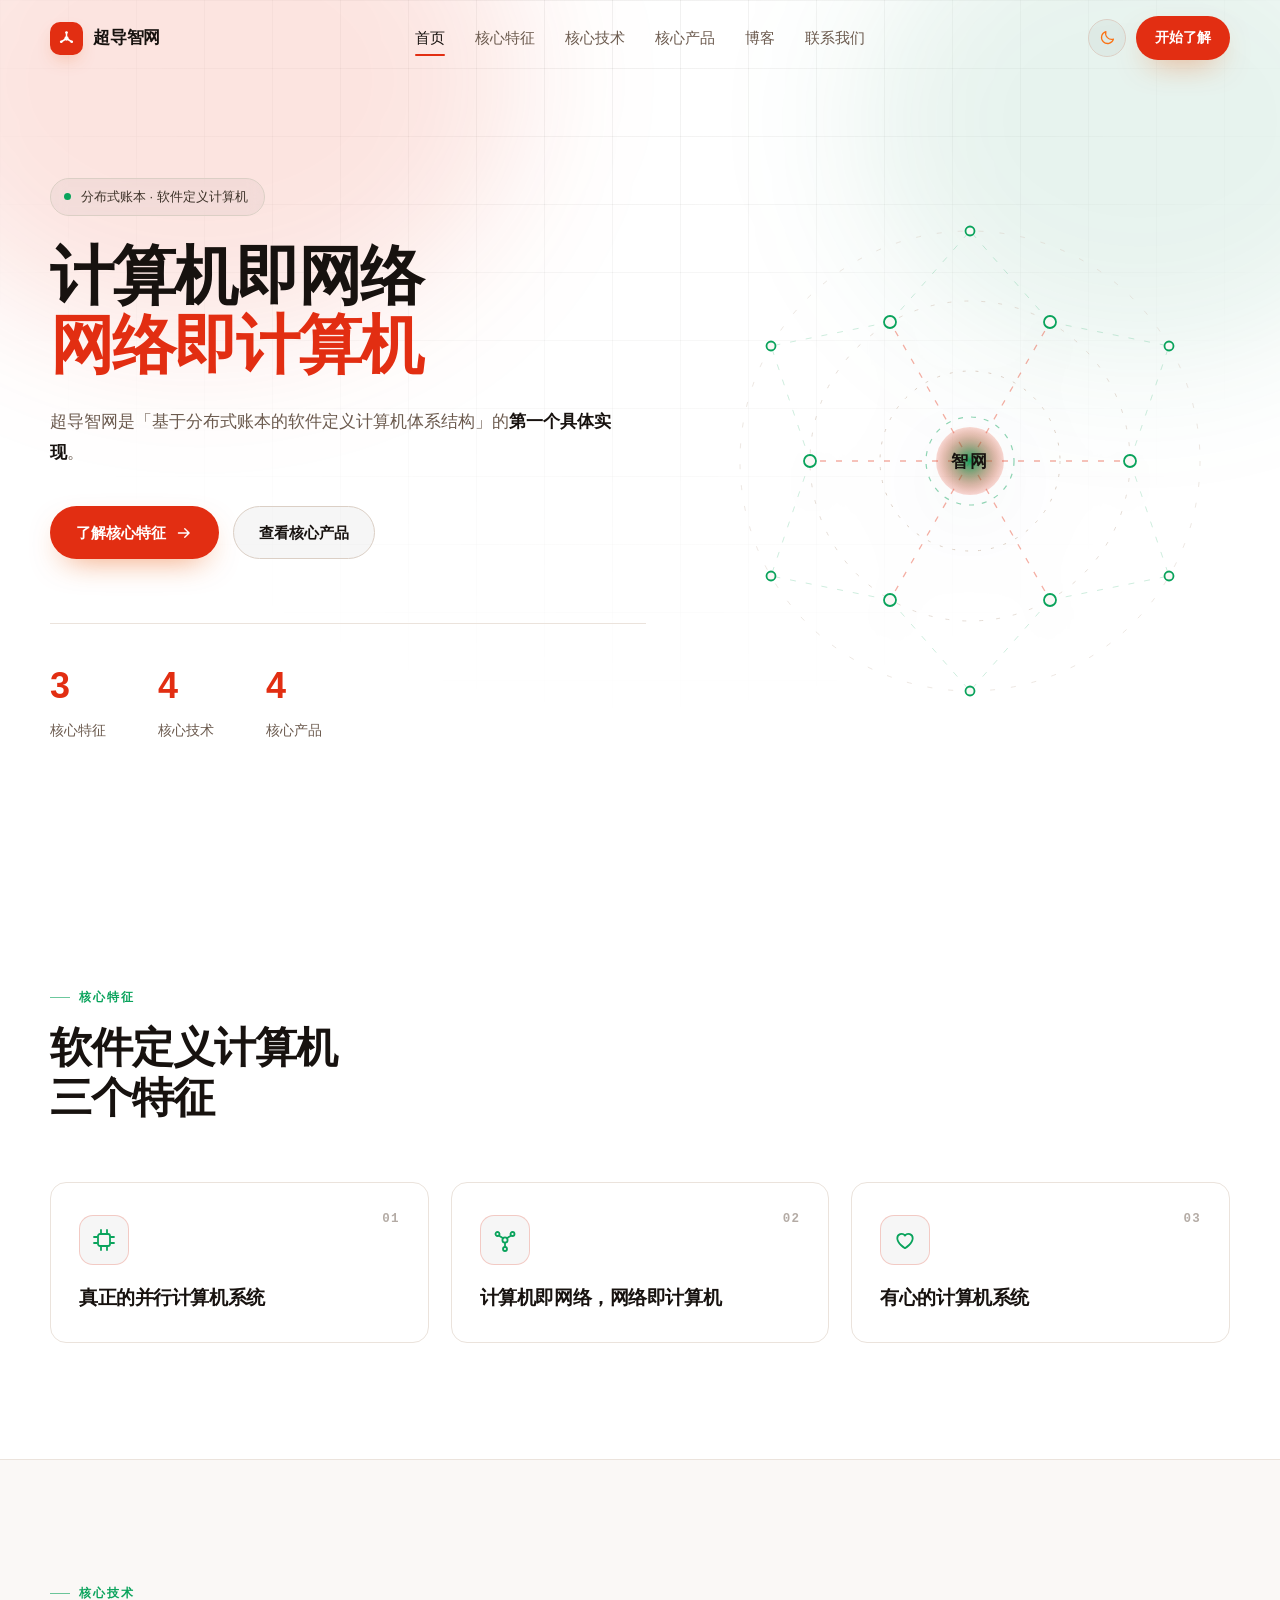
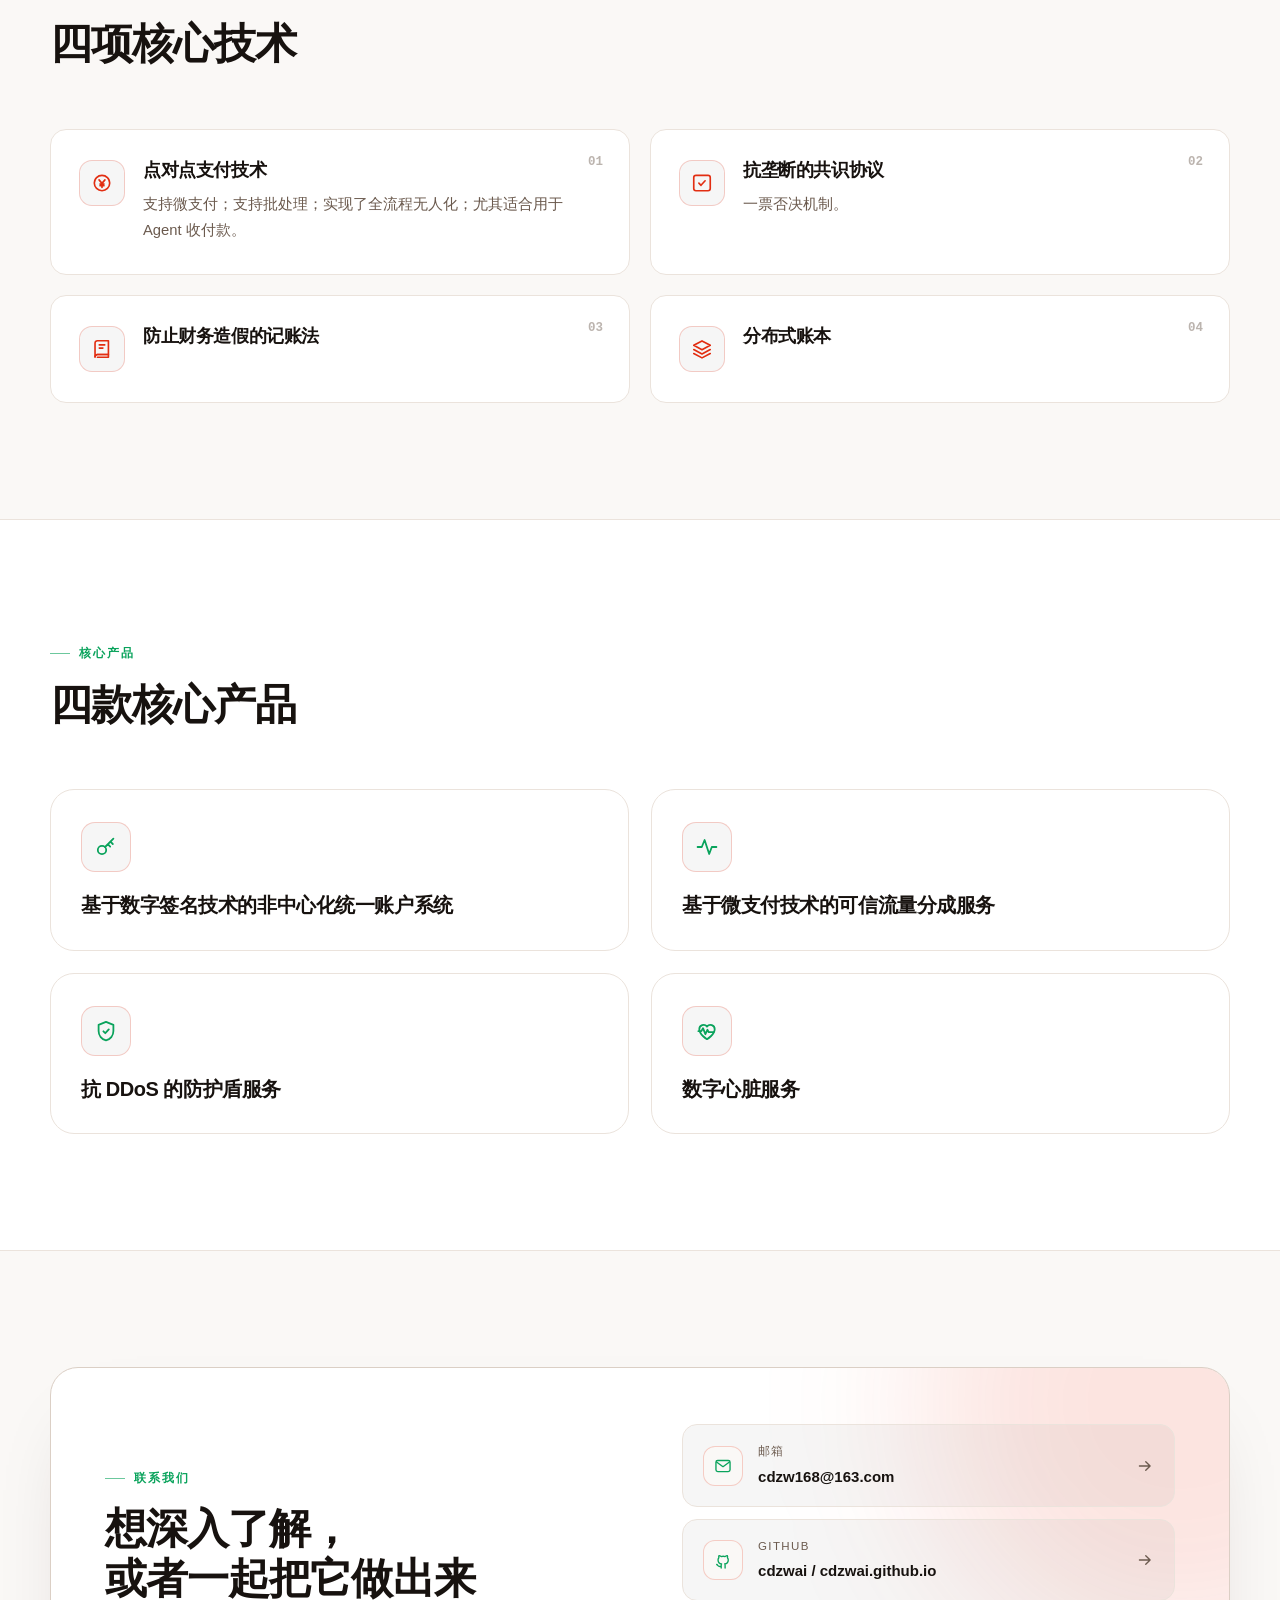
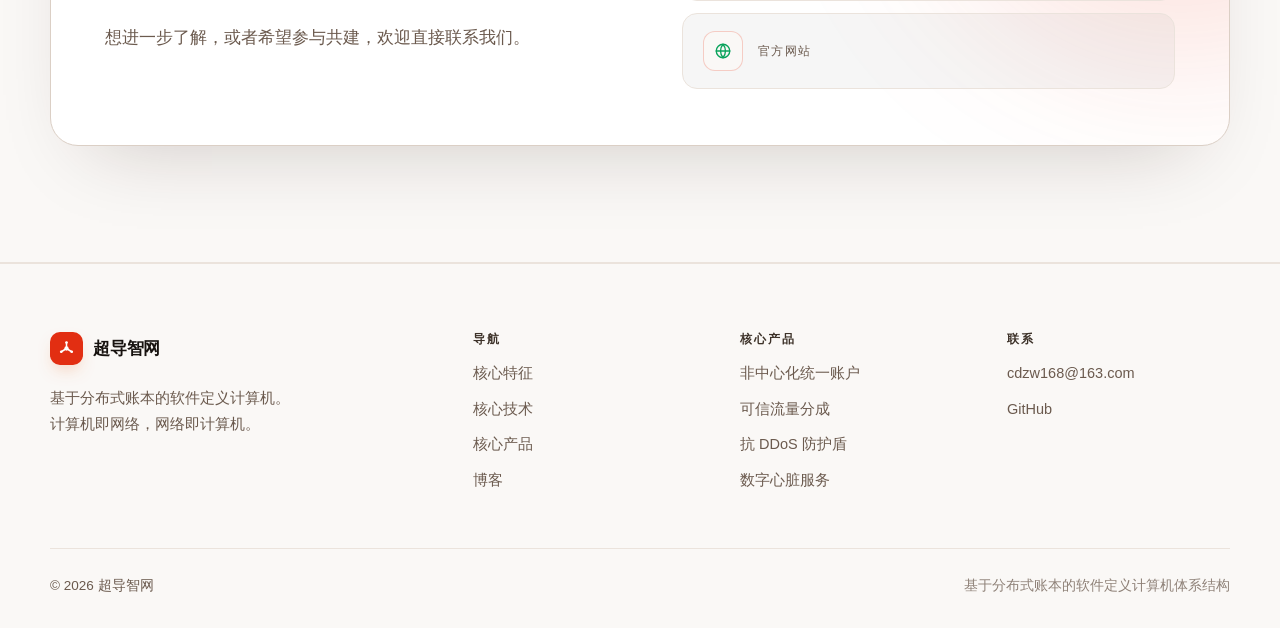
<file: index.html>
<!DOCTYPE html>
<html lang="zh-CN" data-theme="dark">
<head>
<meta charset="UTF-8">
<meta name="viewport" content="width=device-width, initial-scale=1">
<title>超导智网 — 基于分布式账本的软件定义计算机</title>
<meta name="description" content="超导智网是「基于分布式账本的软件定义计算机体系结构」的第一个具体实现。计算机即网络，网络即计算机。核心产品包括非中心化统一账户、可信流量分成、抗 DDoS 防护盾与数字心脏服务。">
<meta name="theme-color" content="#05080f" media="(prefers-color-scheme: dark)">
<meta name="theme-color" content="#ffffff" media="(prefers-color-scheme: light)">
<meta name="color-scheme" content="dark light">
<link rel="canonical" href="https://cdzwai.github.io/">

<!-- 社交分享 -->
<meta property="og:title" content="超导智网 — 基于分布式账本的软件定义计算机">
<meta property="og:description" content="基于分布式账本的软件定义计算机体系结构的第一个具体实现。计算机即网络，网络即计算机。">
<meta property="og:type" content="website">
<meta property="og:url" content="https://cdzwai.github.io/">
<meta name="twitter:card" content="summary">

<link rel="icon" href="data:image/svg+xml,<svg xmlns='http://www.w3.org/2000/svg' viewBox='0 0 32 32'><rect width='32' height='32' rx='8' fill='%2305080f'/><path d='M16 16V7M16 16l8 5M16 16l-8 5' stroke='%23ea580c' stroke-width='1.6'/><circle cx='16' cy='16' r='3.4' fill='%2300ff9d'/><circle cx='16' cy='7' r='2.1' fill='%23ea580c'/><circle cx='24' cy='21' r='2.1' fill='%23ea580c'/><circle cx='8' cy='21' r='2.1' fill='%23ea580c'/></svg>">

<!-- 主题引导：必须在样式表之前执行，避免首屏闪烁 -->
<script>
(function () {
  var d = document.documentElement;
  d.classList.add('js');
  var t = null;
  try { t = localStorage.getItem('cdzw-theme'); } catch (e) {}
  if (t !== 'light' && t !== 'dark') {
    var m = window.matchMedia && window.matchMedia('(prefers-color-scheme: light)');
    t = (m && m.matches) ? 'light' : 'dark';
  }
  d.setAttribute('data-theme', t);
})();
</script>

<link rel="stylesheet" href="style.css">
</head>
<body>

<a class="skip" href="#main">跳到主要内容</a>

<!-- ========== SVG 图标库 ========== -->
<svg xmlns="http://www.w3.org/2000/svg" class="sprite" aria-hidden="true" focusable="false">
  <symbol id="i-cpu" viewBox="0 0 24 24">
    <rect x="6" y="6" width="12" height="12" rx="2"/>
    <path d="M9 2v3M15 2v3M9 19v3M15 19v3M2 9h3M2 15h3M19 9h3M19 15h3"/>
  </symbol>
  <symbol id="i-network" viewBox="0 0 24 24">
    <circle cx="12" cy="12" r="2.6"/>
    <circle cx="4.5" cy="6" r="2"/>
    <circle cx="19.5" cy="6" r="2"/>
    <circle cx="12" cy="21" r="2"/>
    <path d="M10.2 10.3 6.1 7.7M13.8 10.3l4.1-2.6M12 14.6V19"/>
  </symbol>
  <symbol id="i-heart" viewBox="0 0 24 24">
    <path d="M12 20.2S4.3 15.6 4.3 10.3A4.3 4.3 0 0 1 12 7.6a4.3 4.3 0 0 1 7.7 2.7c0 5.3-7.7 9.9-7.7 9.9z"/>
  </symbol>
  <symbol id="i-coin" viewBox="0 0 24 24">
    <circle cx="12" cy="12" r="8.4"/>
    <path d="M8.8 8.6 12 12.4l3.2-3.8M12 12.4v4.4M9.8 13.2h4.4M9.8 15h4.4"/>
  </symbol>
  <symbol id="i-vote" viewBox="0 0 24 24">
    <rect x="3" y="3.6" width="18" height="16.8" rx="2.4"/>
    <path d="M8.6 12.2l2.3 2.3 4.5-4.9"/>
  </symbol>
  <symbol id="i-book" viewBox="0 0 24 24">
    <path d="M4.4 5.6A2.6 2.6 0 0 1 7 3h12v15H7a2.6 2.6 0 0 0-2.6 2.6z"/>
    <path d="M4.4 20.6A2.6 2.6 0 0 1 7 18h12v3H7"/>
    <path d="M9 7.5h6M9 11h4"/>
  </symbol>
  <symbol id="i-layers" viewBox="0 0 24 24">
    <path d="M12 3.2 21 8l-9 4.8L3 8z"/>
    <path d="M3 12.6 12 17.4l9-4.8"/>
    <path d="M3 16.9 12 21.7l9-4.8"/>
  </symbol>
  <symbol id="i-key" viewBox="0 0 24 24">
    <circle cx="8" cy="15" r="4.2"/>
    <path d="M11.1 12 19.4 3.6M16.4 6.6l2.4 2.4M13.8 9.2l2.4 2.4"/>
  </symbol>
  <symbol id="i-activity" viewBox="0 0 24 24">
    <path d="M2.6 12h4.2l2.8-7 4.6 14 2.6-7h4.6"/>
  </symbol>
  <symbol id="i-shield" viewBox="0 0 24 24">
    <path d="M12 2.8l7.4 3.1v6.2c0 4.6-3.1 8.2-7.4 9.3-4.3-1.1-7.4-4.7-7.4-9.3V5.9z"/>
    <path d="M9.4 12.3l1.9 1.9 3.5-3.8"/>
  </symbol>
  <symbol id="i-pulse" viewBox="0 0 24 24">
    <path d="M12 20.2S4.3 15.6 4.3 10.3A4.3 4.3 0 0 1 12 7.6a4.3 4.3 0 0 1 7.7 2.7c0 5.3-7.7 9.9-7.7 9.9z"/>
    <path d="M3.4 12.2h3l1.6-3 2.4 6 2-4.4 1.4 2.4h4.8"/>
  </symbol>
  <symbol id="i-arrow" viewBox="0 0 24 24">
    <path d="M4.6 12h14.2M13 6.2l5.8 5.8-5.8 5.8"/>
  </symbol>
  <symbol id="i-arrow-up" viewBox="0 0 24 24">
    <path d="M12 19V5.4M6.2 11.2 12 5.4l5.8 5.8"/>
  </symbol>
  <symbol id="i-sun" viewBox="0 0 24 24">
    <circle cx="12" cy="12" r="4.2"/>
    <path d="M12 2.4v2.4M12 19.2v2.4M4.2 4.2l1.7 1.7M18.1 18.1l1.7 1.7M2.4 12h2.4M19.2 12h2.4M4.2 19.8l1.7-1.7M18.1 5.9l1.7-1.7"/>
  </symbol>
  <symbol id="i-moon" viewBox="0 0 24 24">
    <path d="M20.4 14.3A8.6 8.6 0 0 1 9.7 3.6a8.6 8.6 0 1 0 10.7 10.7z"/>
  </symbol>
  <symbol id="i-mail" viewBox="0 0 24 24">
    <rect x="2.6" y="4.6" width="18.8" height="14.8" rx="2.4"/>
    <path d="M3.4 6.6 12 12.9l8.6-6.3"/>
  </symbol>
  <symbol id="i-github" viewBox="0 0 24 24">
    <path d="M9.2 20.4c-4 1.2-4-2-5.6-2.4m11.2 4.6v-3.5c0-1 .1-1.4-.5-2 2.3-.2 4.7-1.2 4.7-5.2a4 4 0 0 0-1.1-2.8 3.7 3.7 0 0 0-.1-2.8s-.9-.3-2.9 1.1a10.2 10.2 0 0 0-5.4 0C7.5 6 6.6 6.3 6.6 6.3a3.7 3.7 0 0 0-.1 2.8A4 4 0 0 0 5.4 12c0 3.9 2.4 5 4.7 5.2-.6.6-.6 1.2-.5 2v3.4"/>
  </symbol>
  <symbol id="i-globe" viewBox="0 0 24 24">
    <circle cx="12" cy="12" r="9"/>
    <path d="M3 12h18M12 3a14 14 0 0 1 0 18a14 14 0 0 1 0-18z"/>
  </symbol>
</svg>

<!-- ========== 导航 ========== -->
<header class="nav" id="nav">
  <div class="nav__progress" aria-hidden="true"><span id="navProgress"></span></div>

  <div class="container nav__inner">
    <a class="logo" href="#top" aria-label="超导智网首页">
      <span class="logo__mark">
        <svg viewBox="0 0 24 24" fill="none" stroke="currentColor" stroke-width="1.9" stroke-linecap="round" stroke-linejoin="round" aria-hidden="true">
          <path d="M12 12V4.4M12 12l6.6 4.1M12 12l-6.6 4.1"/>
          <circle cx="12" cy="12" r="2.7" fill="currentColor" stroke="none"/>
          <circle cx="12" cy="4.4" r="1.7" fill="currentColor" stroke="none"/>
          <circle cx="18.6" cy="16.1" r="1.7" fill="currentColor" stroke="none"/>
          <circle cx="5.4" cy="16.1" r="1.7" fill="currentColor" stroke="none"/>
        </svg>
      </span>
      超导智网
    </a>

    <nav class="nav__links" id="navLinks" aria-label="主导航">
      <a href="#top">首页</a>
      <a href="#features">核心特征</a>
      <a href="#tech">核心技术</a>
      <a href="#products">核心产品</a>
      <a href="blog.html">博客</a>
      <a href="#contact">联系我们</a>
    </nav>

    <div class="nav__actions">
      <button class="theme-toggle" id="themeToggle" type="button" aria-label="切换深色 / 浅色主题">
        <svg class="ico theme-toggle__sun" aria-hidden="true"><use href="#i-sun"/></svg>
        <svg class="ico theme-toggle__moon" aria-hidden="true"><use href="#i-moon"/></svg>
      </button>

      <a class="btn btn--primary btn--sm nav__cta" href="#contact">开始了解</a>

      <button class="nav__toggle" id="navToggle" type="button" aria-label="打开菜单" aria-expanded="false" aria-controls="navLinks">
        <span></span><span></span><span></span>
      </button>
    </div>
  </div>
</header>

<main id="main">
  <span id="top"></span>

  <!-- ========== Hero ========== -->
  <section class="hero">
    <div class="hero__bg" aria-hidden="true">
      <span class="hero__grid"></span>
      <span class="hero__glow hero__glow--a"></span>
      <span class="hero__glow hero__glow--b"></span>
    </div>

    <div class="container hero__inner">
      <div class="hero__copy">
        <span class="badge reveal">
          <span class="badge__dot"></span>
          分布式账本 · 软件定义计算机
        </span>

        <h1 class="reveal" style="--delay:.08s">
          计算机即网络<br>
          <span class="grad">网络即计算机</span>
        </h1>

        <p class="hero__sub reveal" style="--delay:.16s">
          超导智网是「基于分布式账本的软件定义计算机体系结构」的<strong>第一个具体实现</strong>。
        </p>

        <div class="hero__actions reveal" style="--delay:.24s">
          <a class="btn btn--primary" href="#features">
            了解核心特征
            <svg class="ico" aria-hidden="true"><use href="#i-arrow"/></svg>
          </a>
          <a class="btn btn--ghost" href="#products">查看核心产品</a>
        </div>

        <div class="hero__stats reveal" style="--delay:.32s">
          <div class="stat">
            <strong data-count="3">3</strong>
            <span>核心特征</span>
          </div>
          <div class="stat">
            <strong data-count="4">4</strong>
            <span>核心技术</span>
          </div>
          <div class="stat">
            <strong data-count="4">4</strong>
            <span>核心产品</span>
          </div>
        </div>
      </div>

      <div class="hero__visual reveal" style="--delay:.2s" aria-hidden="true">
        <svg class="graph" viewBox="0 0 520 520">
          <defs>
            <radialGradient id="coreFill" cx="50%" cy="50%" r="50%">
              <stop class="stop-core-a" offset="0%"/>
              <stop class="stop-core-b" offset="100%"/>
            </radialGradient>
          </defs>

          <g class="graph__rings">
            <circle cx="260" cy="260" r="90"/>
            <circle cx="260" cy="260" r="160"/>
            <circle cx="260" cy="260" r="230"/>
          </g>

          <g class="graph__edges">
            <line x1="260" y1="260" x2="420" y2="260"/>
            <line x1="260" y1="260" x2="340" y2="399"/>
            <line x1="260" y1="260" x2="180" y2="399"/>
            <line x1="260" y1="260" x2="100" y2="260"/>
            <line x1="260" y1="260" x2="180" y2="121"/>
            <line x1="260" y1="260" x2="340" y2="121"/>
            <line x1="420" y1="260" x2="459" y2="145" class="is-faint"/>
            <line x1="420" y1="260" x2="459" y2="375" class="is-faint"/>
            <line x1="340" y1="399" x2="459" y2="375" class="is-faint"/>
            <line x1="340" y1="399" x2="260" y2="490" class="is-faint"/>
            <line x1="180" y1="399" x2="260" y2="490" class="is-faint"/>
            <line x1="180" y1="399" x2="61"  y2="375" class="is-faint"/>
            <line x1="100" y1="260" x2="61"  y2="375" class="is-faint"/>
            <line x1="100" y1="260" x2="61"  y2="145" class="is-faint"/>
            <line x1="180" y1="121" x2="61"  y2="145" class="is-faint"/>
            <line x1="180" y1="121" x2="260" y2="30"  class="is-faint"/>
            <line x1="340" y1="121" x2="260" y2="30"  class="is-faint"/>
            <line x1="340" y1="121" x2="459" y2="145" class="is-faint"/>
          </g>

          <g class="graph__nodes">
            <circle cx="420" cy="260" r="6"/>
            <circle cx="340" cy="399" r="6" style="--i:1"/>
            <circle cx="180" cy="399" r="6" style="--i:2"/>
            <circle cx="100" cy="260" r="6" style="--i:3"/>
            <circle cx="180" cy="121" r="6" style="--i:4"/>
            <circle cx="340" cy="121" r="6" style="--i:5"/>
            <circle cx="459" cy="375" r="4.5" style="--i:2"/>
            <circle cx="260" cy="490" r="4.5" style="--i:3"/>
            <circle cx="61"  cy="375" r="4.5" style="--i:4"/>
            <circle cx="61"  cy="145" r="4.5" style="--i:5"/>
            <circle cx="260" cy="30"  r="4.5" style="--i:0"/>
            <circle cx="459" cy="145" r="4.5" style="--i:1"/>
          </g>

          <circle class="graph__core" cx="260" cy="260" r="34" fill="url(#coreFill)"/>
          <circle class="graph__core-ring" cx="260" cy="260" r="44"/>
          <text class="graph__label" x="260" y="266">智网</text>
        </svg>
      </div>
    </div>
  </section>

  <!-- ========== 核心特征 ========== -->
  <section class="section" id="features">
    <div class="container">
      <div class="section-head reveal">
        <span class="eyebrow">核心特征</span>
        <h2>软件定义计算机<br>三个特征</h2>
      </div>

      <div class="grid grid--3">
        <article class="card reveal" data-spotlight>
          <div class="card__icon"><svg class="ico" aria-hidden="true"><use href="#i-cpu"/></svg></div>
          <span class="card__index">01</span>
          <h3>真正的并行计算机系统</h3>
        </article>

        <article class="card reveal" style="--delay:.08s" data-spotlight>
          <div class="card__icon"><svg class="ico" aria-hidden="true"><use href="#i-network"/></svg></div>
          <span class="card__index">02</span>
          <h3>计算机即网络，网络即计算机</h3>
        </article>

        <article class="card reveal" style="--delay:.16s" data-spotlight>
          <div class="card__icon"><svg class="ico" aria-hidden="true"><use href="#i-heart"/></svg></div>
          <span class="card__index">03</span>
          <h3>有心的计算机系统</h3>
        </article>
      </div>
    </div>
  </section>

  <!-- ========== 核心技术 ========== -->
  <section class="section section--soft" id="tech">
    <div class="container">
      <div class="section-head reveal">
        <span class="eyebrow">核心技术</span>
        <h2>四项核心技术</h2>
      </div>

      <div class="tech-list">
        <article class="tech reveal" data-spotlight>
          <span class="tech__num">01</span>
          <div class="tech__icon"><svg class="ico" aria-hidden="true"><use href="#i-coin"/></svg></div>
          <div class="tech__body">
            <h3>点对点支付技术</h3>
            <p>支持微支付；支持批处理；实现了全流程无人化；尤其适合用于 Agent 收付款。</p>
          </div>
        </article>

        <article class="tech reveal" style="--delay:.08s" data-spotlight>
          <span class="tech__num">02</span>
          <div class="tech__icon"><svg class="ico" aria-hidden="true"><use href="#i-vote"/></svg></div>
          <div class="tech__body">
            <h3>抗垄断的共识协议</h3>
            <p>一票否决机制。</p>
          </div>
        </article>

        <article class="tech reveal" style="--delay:.16s" data-spotlight>
          <span class="tech__num">03</span>
          <div class="tech__icon"><svg class="ico" aria-hidden="true"><use href="#i-book"/></svg></div>
          <div class="tech__body">
            <h3>防止财务造假的记账法</h3>
          </div>
        </article>

        <article class="tech reveal" style="--delay:.24s" data-spotlight>
          <span class="tech__num">04</span>
          <div class="tech__icon"><svg class="ico" aria-hidden="true"><use href="#i-layers"/></svg></div>
          <div class="tech__body">
            <h3>分布式账本</h3>
          </div>
        </article>
      </div>
    </div>
  </section>

  <!-- ========== 核心产品 ========== -->
  <section class="section" id="products">
    <div class="container">
      <div class="section-head reveal">
        <span class="eyebrow">核心产品</span>
        <h2>四款核心产品</h2>
      </div>

      <div class="grid grid--2">
        <article class="product reveal" data-spotlight>
          <div class="product__head">
            <div class="card__icon"><svg class="ico" aria-hidden="true"><use href="#i-key"/></svg></div>
          </div>
          <h3>基于数字签名技术的非中心化统一账户系统</h3>
        </article>

        <article class="product reveal" style="--delay:.08s" data-spotlight>
          <div class="product__head">
            <div class="card__icon"><svg class="ico" aria-hidden="true"><use href="#i-activity"/></svg></div>
          </div>
          <h3>基于微支付技术的可信流量分成服务</h3>
        </article>

        <article class="product reveal" style="--delay:.16s" data-spotlight>
          <div class="product__head">
            <div class="card__icon"><svg class="ico" aria-hidden="true"><use href="#i-shield"/></svg></div>
          </div>
          <h3>抗 DDoS 的防护盾服务</h3>
        </article>

        <article class="product reveal" style="--delay:.24s" data-spotlight>
          <div class="product__head">
            <div class="card__icon"><svg class="ico" aria-hidden="true"><use href="#i-pulse"/></svg></div>
          </div>
          <h3>数字心脏服务</h3>
        </article>
      </div>
    </div>
  </section>

  <!-- ========== 联系 ========== -->
  <section class="section section--soft" id="contact">
    <div class="container">
      <div class="cta reveal" data-spotlight>
        <div class="cta__text">
          <span class="eyebrow">联系我们</span>
          <h2>想深入了解，<br>或者一起把它做出来</h2>
          <p class="lede">想进一步了解，或者希望参与共建，欢迎直接联系我们。</p>
        </div>

        <div class="cta__cards">
          <a class="contact-card" href="mailto:cdzw168@163.com">
            <span class="contact-card__icon"><svg class="ico" aria-hidden="true"><use href="#i-mail"/></svg></span>
            <span class="contact-card__meta">
              <em>邮箱</em>
              <strong>cdzw168@163.com</strong>
            </span>
            <svg class="ico contact-card__go" aria-hidden="true"><use href="#i-arrow"/></svg>
          </a>

          <a class="contact-card" href="https://github.com/cdzwai/cdzwai.github.io" target="_blank" rel="noopener noreferrer">
            <span class="contact-card__icon"><svg class="ico" aria-hidden="true"><use href="#i-github"/></svg></span>
            <span class="contact-card__meta">
              <em>GitHub</em>
              <strong>cdzwai / cdzwai.github.io</strong>
            </span>
            <svg class="ico contact-card__go" aria-hidden="true"><use href="#i-arrow"/></svg>
          </a>

          <div class="contact-card contact-card--static">
            <span class="contact-card__icon"><svg class="ico" aria-hidden="true"><use href="#i-globe"/></svg></span>
            <span class="contact-card__meta">
              <em>官方网站</em>
            </span>
          </div>
        </div>
      </div>
    </div>
  </section>
</main>

<!-- ========== 页脚 ========== -->
<footer class="footer">
  <div class="container">
    <div class="footer__top">
      <div class="footer__brand">
        <a class="logo" href="#top">
          <span class="logo__mark">
            <svg viewBox="0 0 24 24" fill="none" stroke="currentColor" stroke-width="1.9" stroke-linecap="round" stroke-linejoin="round" aria-hidden="true">
              <path d="M12 12V4.4M12 12l6.6 4.1M12 12l-6.6 4.1"/>
              <circle cx="12" cy="12" r="2.7" fill="currentColor" stroke="none"/>
              <circle cx="12" cy="4.4" r="1.7" fill="currentColor" stroke="none"/>
              <circle cx="18.6" cy="16.1" r="1.7" fill="currentColor" stroke="none"/>
              <circle cx="5.4" cy="16.1" r="1.7" fill="currentColor" stroke="none"/>
            </svg>
          </span>
          超导智网
        </a>
        <p>基于分布式账本的软件定义计算机。<br>计算机即网络，网络即计算机。</p>
      </div>

      <div class="footer__col">
        <h4>导航</h4>
        <a href="#features">核心特征</a>
        <a href="#tech">核心技术</a>
        <a href="#products">核心产品</a>
        <a href="blog.html">博客</a>
      </div>

      <div class="footer__col">
        <h4>核心产品</h4>
        <a href="#products">非中心化统一账户</a>
        <a href="#products">可信流量分成</a>
        <a href="#products">抗 DDoS 防护盾</a>
        <a href="#products">数字心脏服务</a>
      </div>

      <div class="footer__col">
        <h4>联系</h4>
        <a href="mailto:cdzw168@163.com">cdzw168@163.com</a>
        <a href="https://github.com/cdzwai/cdzwai.github.io" target="_blank" rel="noopener noreferrer">GitHub</a>

      </div>
    </div>

    <div class="footer__bottom">
      <p>© <span id="year">2026</span> 超导智网</p>
      <p class="footer__meta">基于分布式账本的软件定义计算机体系结构</p>
    </div>
  </div>
</footer>

<button class="to-top" id="toTop" type="button" aria-label="回到顶部">
  <svg class="ico" aria-hidden="true"><use href="#i-arrow-up"/></svg>
</button>

<script src="script.js" defer></script>
</body>
</html>
</file>
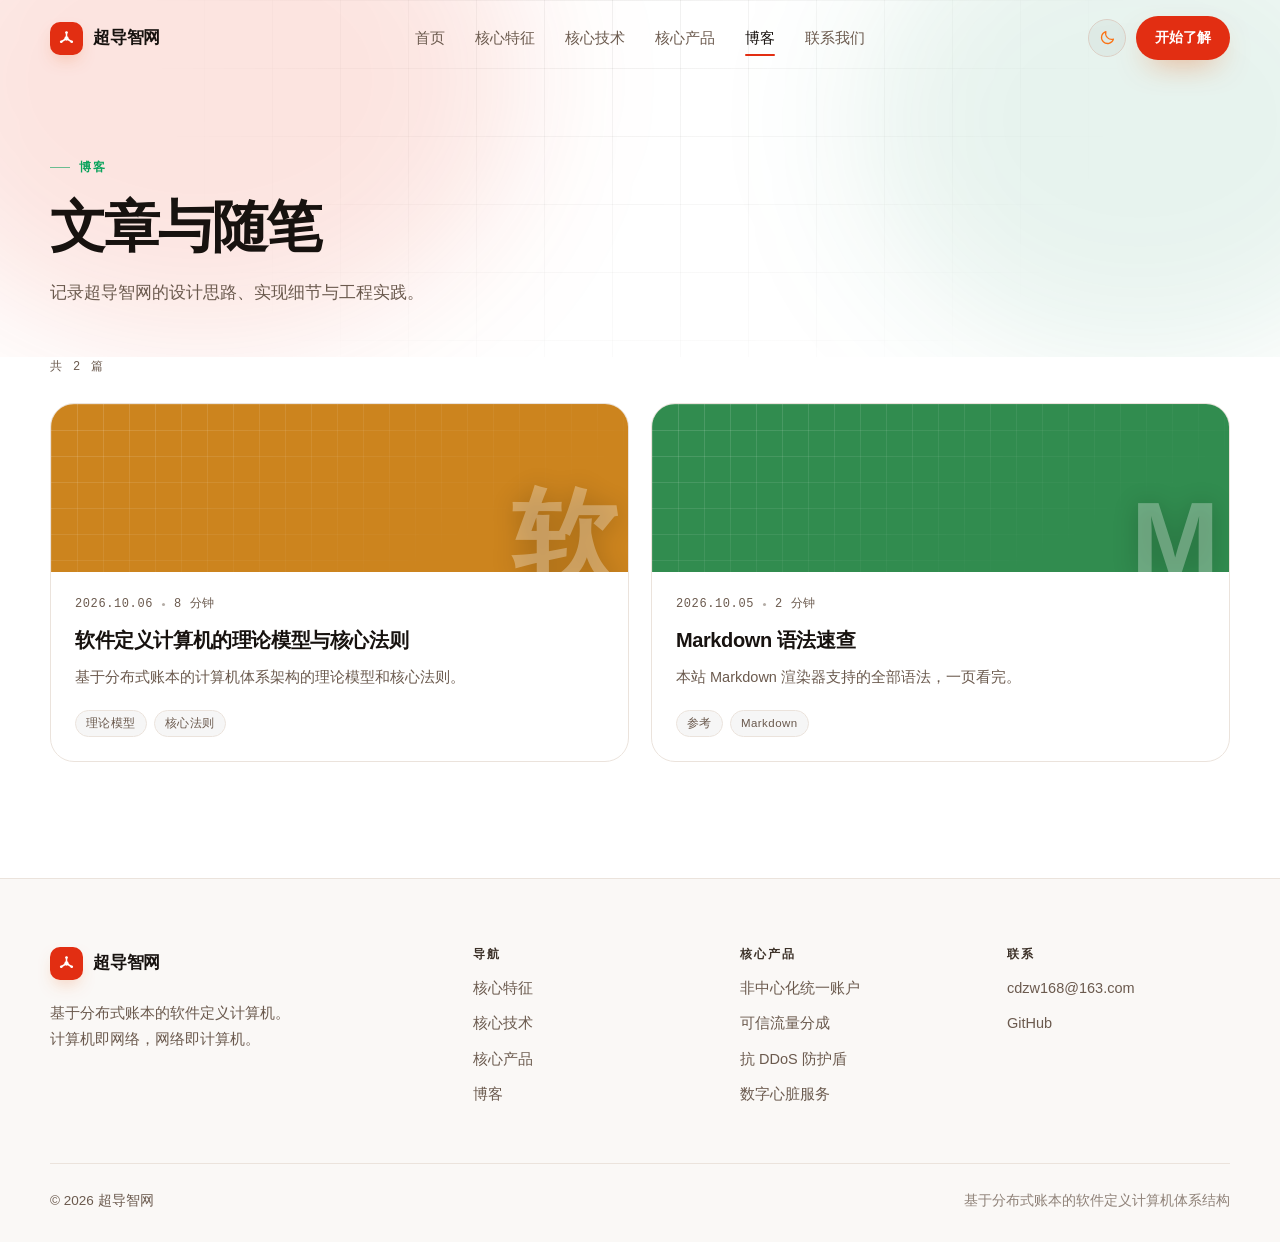
<file: blog.html>
<!DOCTYPE html>
<html lang="zh-CN" data-theme="dark">
<head>
<meta charset="UTF-8">
<meta name="viewport" content="width=device-width, initial-scale=1">
<title>博客 | 超导智网</title>
<meta name="description" content="超导智网的文章与随笔：分布式账本、软件定义计算机、微支付与共识协议。">
<meta name="theme-color" content="#05080f" media="(prefers-color-scheme: dark)">
<meta name="theme-color" content="#ffffff" media="(prefers-color-scheme: light)">
<meta name="color-scheme" content="dark light">
<link rel="canonical" href="https://cdzwai.github.io/blog.html">

<meta property="og:title" content="博客 | 超导智网">
<meta property="og:description" content="超导智网的文章与随笔。">
<meta property="og:type" content="website">
<meta property="og:url" content="https://cdzwai.github.io/blog.html">

<link rel="icon" href="data:image/svg+xml,<svg xmlns='http://www.w3.org/2000/svg' viewBox='0 0 32 32'><rect width='32' height='32' rx='8' fill='%2305080f'/><path d='M16 16V7M16 16l8 5M16 16l-8 5' stroke='%23ea580c' stroke-width='1.6'/><circle cx='16' cy='16' r='3.4' fill='%2300ff9d'/><circle cx='16' cy='7' r='2.1' fill='%23ea580c'/><circle cx='24' cy='21' r='2.1' fill='%23ea580c'/><circle cx='8' cy='21' r='2.1' fill='%23ea580c'/></svg>">

<script>
(function () {
  var d = document.documentElement;
  d.classList.add('js');
  var t = null;
  try { t = localStorage.getItem('cdzw-theme'); } catch (e) {}
  if (t !== 'light' && t !== 'dark') {
    var m = window.matchMedia && window.matchMedia('(prefers-color-scheme: light)');
    t = (m && m.matches) ? 'light' : 'dark';
  }
  d.setAttribute('data-theme', t);
})();
</script>

<link rel="stylesheet" href="style.css">
</head>
<body>

<a class="skip" href="#main">跳到主要内容</a>

<svg xmlns="http://www.w3.org/2000/svg" class="sprite" aria-hidden="true" focusable="false">
  <symbol id="i-arrow" viewBox="0 0 24 24"><path d="M4.6 12h14.2M13 6.2l5.8 5.8-5.8 5.8"/></symbol>
  <symbol id="i-arrow-back" viewBox="0 0 24 24"><path d="M19.4 12H5.2M11 5.8 5.2 12l5.8 6.2"/></symbol>
  <symbol id="i-arrow-up" viewBox="0 0 24 24"><path d="M12 19V5.4M6.2 11.2 12 5.4l5.8 5.8"/></symbol>
  <symbol id="i-sun" viewBox="0 0 24 24"><circle cx="12" cy="12" r="4.2"/><path d="M12 2.4v2.4M12 19.2v2.4M4.2 4.2l1.7 1.7M18.1 18.1l1.7 1.7M2.4 12h2.4M19.2 12h2.4M4.2 19.8l1.7-1.7M18.1 5.9l1.7-1.7"/></symbol>
  <symbol id="i-moon" viewBox="0 0 24 24"><path d="M20.4 14.3A8.6 8.6 0 0 1 9.7 3.6a8.6 8.6 0 1 0 10.7 10.7z"/></symbol>
  <symbol id="i-github" viewBox="0 0 24 24"><path d="M9.2 20.4c-4 1.2-4-2-5.6-2.4m11.2 4.6v-3.5c0-1 .1-1.4-.5-2 2.3-.2 4.7-1.2 4.7-5.2a4 4 0 0 0-1.1-2.8 3.7 3.7 0 0 0-.1-2.8s-.9-.3-2.9 1.1a10.2 10.2 0 0 0-5.4 0C7.5 6 6.6 6.3 6.6 6.3a3.7 3.7 0 0 0-.1 2.8A4 4 0 0 0 5.4 12c0 3.9 2.4 5 4.7 5.2-.6.6-.6 1.2-.5 2v3.4"/></symbol>
  <symbol id="i-mail" viewBox="0 0 24 24"><rect x="2.6" y="4.6" width="18.8" height="14.8" rx="2.4"/><path d="M3.4 6.6 12 12.9l8.6-6.3"/></symbol>
  <symbol id="i-doc" viewBox="0 0 24 24"><path d="M6 2.8h7.6L19 8.4v12.8H6z"/><path d="M13.4 2.8v5.8H19M8.8 12.6h6M8.8 16.2h6"/></symbol>
  <symbol id="i-clock" viewBox="0 0 24 24"><circle cx="12" cy="12" r="8.6"/><path d="M12 7.4V12l3.2 2"/></symbol>
</svg>

<header class="nav" id="nav">
  <div class="nav__progress" aria-hidden="true"><span id="navProgress"></span></div>

  <div class="container nav__inner">
    <a class="logo" href="index.html" aria-label="超导智网首页">
      <span class="logo__mark">
        <svg viewBox="0 0 24 24" fill="none" stroke="currentColor" stroke-width="1.9" stroke-linecap="round" stroke-linejoin="round" aria-hidden="true">
          <path d="M12 12V4.4M12 12l6.6 4.1M12 12l-6.6 4.1"/>
          <circle cx="12" cy="12" r="2.7" fill="currentColor" stroke="none"/>
          <circle cx="12" cy="4.4" r="1.7" fill="currentColor" stroke="none"/>
          <circle cx="18.6" cy="16.1" r="1.7" fill="currentColor" stroke="none"/>
          <circle cx="5.4" cy="16.1" r="1.7" fill="currentColor" stroke="none"/>
        </svg>
      </span>
      超导智网
    </a>

    <nav class="nav__links" id="navLinks" aria-label="主导航">
      <a href="index.html">首页</a>
      <a href="index.html#features">核心特征</a>
      <a href="index.html#tech">核心技术</a>
      <a href="index.html#products">核心产品</a>
      <a href="blog.html" class="is-active">博客</a>
      <a href="index.html#contact">联系我们</a>
    </nav>

    <div class="nav__actions">
      <button class="theme-toggle" id="themeToggle" type="button" aria-label="切换深色 / 浅色主题">
        <svg class="ico theme-toggle__sun" aria-hidden="true"><use href="#i-sun"/></svg>
        <svg class="ico theme-toggle__moon" aria-hidden="true"><use href="#i-moon"/></svg>
      </button>

      <a class="btn btn--primary btn--sm nav__cta" href="index.html#contact">开始了解</a>

      <button class="nav__toggle" id="navToggle" type="button" aria-label="打开菜单" aria-expanded="false" aria-controls="navLinks">
        <span></span><span></span><span></span>
      </button>
    </div>
  </div>
</header>

<main id="main">
  <section class="page-head">
    <div class="hero__bg" aria-hidden="true">
      <span class="hero__grid"></span>
      <span class="hero__glow hero__glow--a"></span>
      <span class="hero__glow hero__glow--b"></span>
    </div>
    <div class="container page-head__inner">
      <span class="eyebrow">博客</span>
      <h1>文章与随笔</h1>
      <p class="lede">记录超导智网的设计思路、实现细节与工程实践。</p>
    </div>
  </section>

  <section class="section section--flush">
    <div class="container">
      <p class="list-count" id="postCount" hidden></p>
      <div class="pcard-grid" id="postList" aria-live="polite" aria-busy="true">
        <p class="state state--loading">正在载入文章…</p>
      </div>
    </div>
  </section>
</main>

<footer class="footer">
  <div class="container">
    <div class="footer__top">
      <div class="footer__brand">
        <a class="logo" href="index.html">
          <span class="logo__mark">
            <svg viewBox="0 0 24 24" fill="none" stroke="currentColor" stroke-width="1.9" stroke-linecap="round" stroke-linejoin="round" aria-hidden="true">
              <path d="M12 12V4.4M12 12l6.6 4.1M12 12l-6.6 4.1"/>
              <circle cx="12" cy="12" r="2.7" fill="currentColor" stroke="none"/>
              <circle cx="12" cy="4.4" r="1.7" fill="currentColor" stroke="none"/>
              <circle cx="18.6" cy="16.1" r="1.7" fill="currentColor" stroke="none"/>
              <circle cx="5.4" cy="16.1" r="1.7" fill="currentColor" stroke="none"/>
            </svg>
          </span>
          超导智网
        </a>
        <p>基于分布式账本的软件定义计算机。<br>计算机即网络，网络即计算机。</p>
      </div>

      <div class="footer__col">
        <h4>导航</h4>
        <a href="index.html#features">核心特征</a>
        <a href="index.html#tech">核心技术</a>
        <a href="index.html#products">核心产品</a>
        <a href="blog.html">博客</a>
      </div>

      <div class="footer__col">
        <h4>核心产品</h4>
        <a href="index.html#products">非中心化统一账户</a>
        <a href="index.html#products">可信流量分成</a>
        <a href="index.html#products">抗 DDoS 防护盾</a>
        <a href="index.html#products">数字心脏服务</a>
      </div>

      <div class="footer__col">
        <h4>联系</h4>
        <a href="mailto:cdzw168@163.com">cdzw168@163.com</a>
        <a href="https://github.com/cdzwai/cdzwai.github.io" target="_blank" rel="noopener noreferrer">GitHub</a>
      </div>
    </div>

    <div class="footer__bottom">
      <p>© <span id="year">2026</span> 超导智网</p>
      <p class="footer__meta">基于分布式账本的软件定义计算机体系结构</p>
    </div>
  </div>
</footer>

<button class="to-top" id="toTop" type="button" aria-label="回到顶部">
  <svg class="ico" aria-hidden="true"><use href="#i-arrow-up"/></svg>
</button>

<script src="script.js" defer></script>
<script src="blog.js" defer></script>
</body>
</html>
</file>
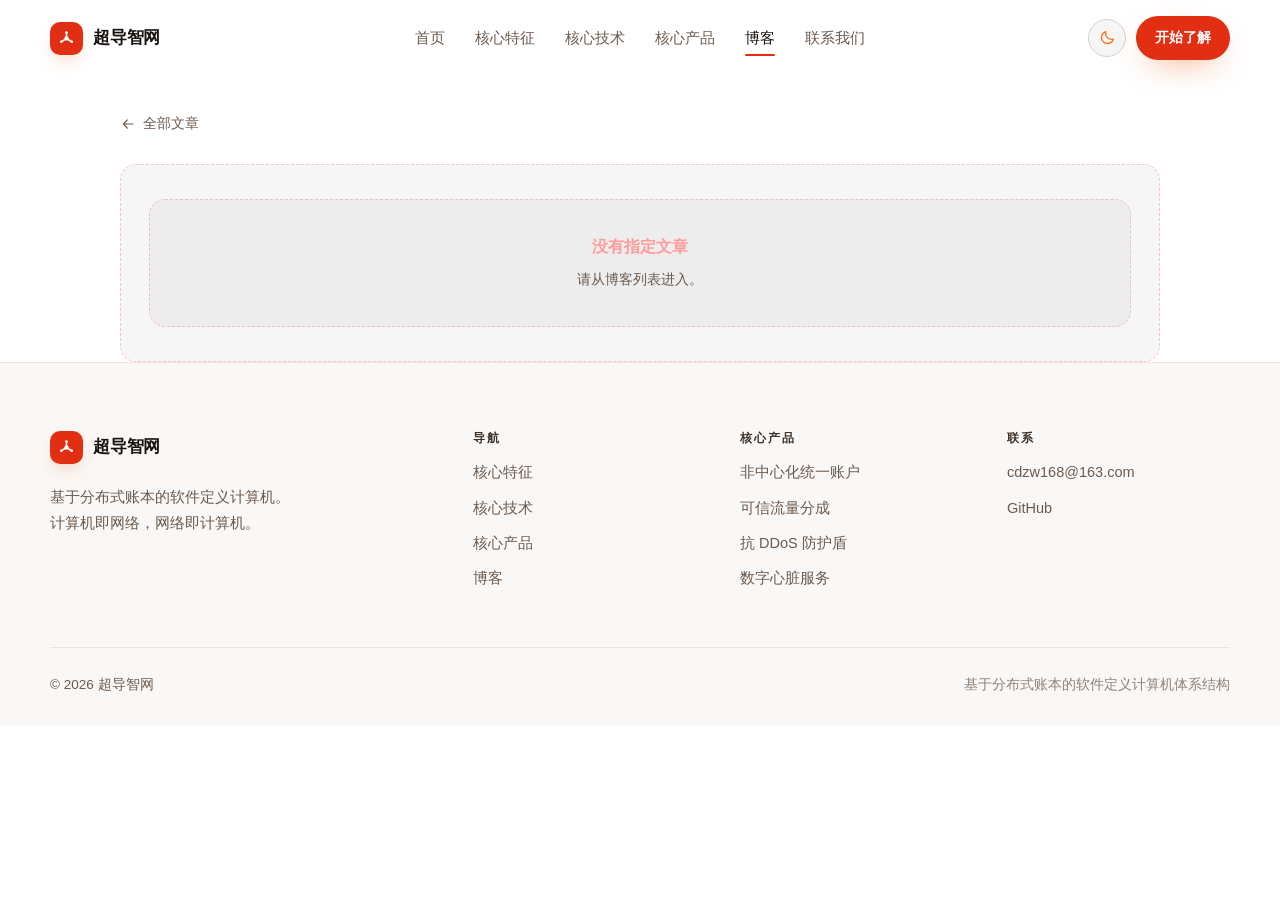
<file: post.html>
<!DOCTYPE html>
<html lang="zh-CN" data-theme="dark">
<head>
<meta charset="UTF-8">
<meta name="viewport" content="width=device-width, initial-scale=1">
<title>文章 | 超导智网</title>
<meta name="description" content="超导智网的文章。">
<meta name="theme-color" content="#05080f" media="(prefers-color-scheme: dark)">
<meta name="theme-color" content="#ffffff" media="(prefers-color-scheme: light)">
<meta name="color-scheme" content="dark light">
<!-- 静态兜底指向列表页；文章载入后由 blog.js 改写为该文章自己的规范链接 -->
<link rel="canonical" href="https://cdzwai.github.io/blog.html">
<link rel="icon" href="data:image/svg+xml,<svg xmlns='http://www.w3.org/2000/svg' viewBox='0 0 32 32'><rect width='32' height='32' rx='8' fill='%2305080f'/><path d='M16 16V7M16 16l8 5M16 16l-8 5' stroke='%23ea580c' stroke-width='1.6'/><circle cx='16' cy='16' r='3.4' fill='%2300ff9d'/><circle cx='16' cy='7' r='2.1' fill='%23ea580c'/><circle cx='24' cy='21' r='2.1' fill='%23ea580c'/><circle cx='8' cy='21' r='2.1' fill='%23ea580c'/></svg>">

<script>
(function () {
  var d = document.documentElement;
  d.classList.add('js');
  var t = null;
  try { t = localStorage.getItem('cdzw-theme'); } catch (e) {}
  if (t !== 'light' && t !== 'dark') {
    var m = window.matchMedia && window.matchMedia('(prefers-color-scheme: light)');
    t = (m && m.matches) ? 'light' : 'dark';
  }
  d.setAttribute('data-theme', t);
})();
</script>

<link rel="stylesheet" href="style.css">
</head>
<body>

<a class="skip" href="#main">跳到主要内容</a>

<svg xmlns="http://www.w3.org/2000/svg" class="sprite" aria-hidden="true" focusable="false">
  <symbol id="i-arrow" viewBox="0 0 24 24"><path d="M4.6 12h14.2M13 6.2l5.8 5.8-5.8 5.8"/></symbol>
  <symbol id="i-arrow-back" viewBox="0 0 24 24"><path d="M19.4 12H5.2M11 5.8 5.2 12l5.8 6.2"/></symbol>
  <symbol id="i-arrow-up" viewBox="0 0 24 24"><path d="M12 19V5.4M6.2 11.2 12 5.4l5.8 5.8"/></symbol>
  <symbol id="i-sun" viewBox="0 0 24 24"><circle cx="12" cy="12" r="4.2"/><path d="M12 2.4v2.4M12 19.2v2.4M4.2 4.2l1.7 1.7M18.1 18.1l1.7 1.7M2.4 12h2.4M19.2 12h2.4M4.2 19.8l1.7-1.7M18.1 5.9l1.7-1.7"/></symbol>
  <symbol id="i-moon" viewBox="0 0 24 24"><path d="M20.4 14.3A8.6 8.6 0 0 1 9.7 3.6a8.6 8.6 0 1 0 10.7 10.7z"/></symbol>
  <symbol id="i-github" viewBox="0 0 24 24"><path d="M9.2 20.4c-4 1.2-4-2-5.6-2.4m11.2 4.6v-3.5c0-1 .1-1.4-.5-2 2.3-.2 4.7-1.2 4.7-5.2a4 4 0 0 0-1.1-2.8 3.7 3.7 0 0 0-.1-2.8s-.9-.3-2.9 1.1a10.2 10.2 0 0 0-5.4 0C7.5 6 6.6 6.3 6.6 6.3a3.7 3.7 0 0 0-.1 2.8A4 4 0 0 0 5.4 12c0 3.9 2.4 5 4.7 5.2-.6.6-.6 1.2-.5 2v3.4"/></symbol>
  <symbol id="i-mail" viewBox="0 0 24 24"><rect x="2.6" y="4.6" width="18.8" height="14.8" rx="2.4"/><path d="M3.4 6.6 12 12.9l8.6-6.3"/></symbol>
  <symbol id="i-doc" viewBox="0 0 24 24"><path d="M6 2.8h7.6L19 8.4v12.8H6z"/><path d="M13.4 2.8v5.8H19M8.8 12.6h6M8.8 16.2h6"/></symbol>
  <symbol id="i-clock" viewBox="0 0 24 24"><circle cx="12" cy="12" r="8.6"/><path d="M12 7.4V12l3.2 2"/></symbol>
</svg>

<header class="nav" id="nav">
  <div class="nav__progress" aria-hidden="true"><span id="navProgress"></span></div>

  <div class="container nav__inner">
    <a class="logo" href="index.html" aria-label="超导智网首页">
      <span class="logo__mark">
        <svg viewBox="0 0 24 24" fill="none" stroke="currentColor" stroke-width="1.9" stroke-linecap="round" stroke-linejoin="round" aria-hidden="true">
          <path d="M12 12V4.4M12 12l6.6 4.1M12 12l-6.6 4.1"/>
          <circle cx="12" cy="12" r="2.7" fill="currentColor" stroke="none"/>
          <circle cx="12" cy="4.4" r="1.7" fill="currentColor" stroke="none"/>
          <circle cx="18.6" cy="16.1" r="1.7" fill="currentColor" stroke="none"/>
          <circle cx="5.4" cy="16.1" r="1.7" fill="currentColor" stroke="none"/>
        </svg>
      </span>
      超导智网
    </a>

    <nav class="nav__links" id="navLinks" aria-label="主导航">
      <a href="index.html">首页</a>
      <a href="index.html#features">核心特征</a>
      <a href="index.html#tech">核心技术</a>
      <a href="index.html#products">核心产品</a>
      <a href="blog.html" class="is-active">博客</a>
      <a href="index.html#contact">联系我们</a>
    </nav>

    <div class="nav__actions">
      <button class="theme-toggle" id="themeToggle" type="button" aria-label="切换深色 / 浅色主题">
        <svg class="ico theme-toggle__sun" aria-hidden="true"><use href="#i-sun"/></svg>
        <svg class="ico theme-toggle__moon" aria-hidden="true"><use href="#i-moon"/></svg>
      </button>

      <a class="btn btn--primary btn--sm nav__cta" href="index.html#contact">开始了解</a>

      <button class="nav__toggle" id="navToggle" type="button" aria-label="打开菜单" aria-expanded="false" aria-controls="navLinks">
        <span></span><span></span><span></span>
      </button>
    </div>
  </div>
</header>

<main id="main">
  <div class="container container--post">
    <a class="back-link" href="blog.html">
      <svg class="ico" aria-hidden="true"><use href="#i-arrow-back"/></svg>
      全部文章
    </a>

    <div id="postStatus" class="state state--loading" aria-live="polite">正在载入文章…</div>

    <div class="post-layout">
      <article class="post" id="post" hidden>
        <header class="post__header" id="postHeader"></header>
        <div class="post__body prose" id="postBody"></div>
      </article>

      <aside class="toc" id="postToc" hidden aria-label="目录">
        <p class="toc__title">目录</p>
        <ol class="toc__list" id="tocList"></ol>
      </aside>
    </div>

    <nav class="post-pager" id="postPager" aria-label="上一篇 / 下一篇" hidden></nav>
  </div>
</main>

<footer class="footer">
  <div class="container">
    <div class="footer__top">
      <div class="footer__brand">
        <a class="logo" href="index.html">
          <span class="logo__mark">
            <svg viewBox="0 0 24 24" fill="none" stroke="currentColor" stroke-width="1.9" stroke-linecap="round" stroke-linejoin="round" aria-hidden="true">
              <path d="M12 12V4.4M12 12l6.6 4.1M12 12l-6.6 4.1"/>
              <circle cx="12" cy="12" r="2.7" fill="currentColor" stroke="none"/>
              <circle cx="12" cy="4.4" r="1.7" fill="currentColor" stroke="none"/>
              <circle cx="18.6" cy="16.1" r="1.7" fill="currentColor" stroke="none"/>
              <circle cx="5.4" cy="16.1" r="1.7" fill="currentColor" stroke="none"/>
            </svg>
          </span>
          超导智网
        </a>
        <p>基于分布式账本的软件定义计算机。<br>计算机即网络，网络即计算机。</p>
      </div>

      <div class="footer__col">
        <h4>导航</h4>
        <a href="index.html#features">核心特征</a>
        <a href="index.html#tech">核心技术</a>
        <a href="index.html#products">核心产品</a>
        <a href="blog.html">博客</a>
      </div>

      <div class="footer__col">
        <h4>核心产品</h4>
        <a href="index.html#products">非中心化统一账户</a>
        <a href="index.html#products">可信流量分成</a>
        <a href="index.html#products">抗 DDoS 防护盾</a>
        <a href="index.html#products">数字心脏服务</a>
      </div>

      <div class="footer__col">
        <h4>联系</h4>
        <a href="mailto:cdzw168@163.com">cdzw168@163.com</a>
        <a href="https://github.com/cdzwai/cdzwai.github.io" target="_blank" rel="noopener noreferrer">GitHub</a>
      </div>
    </div>

    <div class="footer__bottom">
      <p>© <span id="year">2026</span> 超导智网</p>
      <p class="footer__meta">基于分布式账本的软件定义计算机体系结构</p>
    </div>
  </div>
</footer>

<button class="to-top" id="toTop" type="button" aria-label="回到顶部">
  <svg class="ico" aria-hidden="true"><use href="#i-arrow-up"/></svg>
</button>

<script src="script.js" defer></script>
<script src="md.js" defer></script>
<script src="blog.js" defer></script>
</body>
</html>
</file>
<file: style.css>
/* ===================================================
   超导智网 cdzw.ai — 官网样式
   深色 / 浅色双主题 · 设计令牌驱动
   =================================================== */

/* ---------- 设计令牌：深色（默认） ---------- */
:root {
  color-scheme: dark;

  /* 配色取自 blockcell（webui/src/globals.css + tailwind.config.ts）
     深色：极深藏青底 hsl(222 47% 4%) + 橙主色 #ea580c + 霓虹薄荷绿 --cyber #00ff9d */
  --bg:            #05080f;
  --bg-2:          #0a1020;
  --bg-soft:       #0a1020;
  --nav-bg:        rgba(5, 8, 15, .82);
  --nav-panel:     rgba(6, 10, 20, .97);

  --surface:       rgba(148,163,184,.08);
  --surface-hi:    rgba(148,163,184,.13);
  --card-bg:       #0f1729;

  --border:        #1d283a;
  --border-strong: #2a3646;

  --text:          #f8fafc;
  --text-2:        #cbd5e1;
  --muted:         #94a3b8;

  --accent:        #ea580c;
  --accent-2:      #00ff9d;
  --accent-2-ink:  #00ff9d;   /* 正文链接用；暗底上本就够亮，无需分档 */
  --accent-3:      #f97316;
  --brand:         #ea580c;   /* 纯橙，对应 blockcell 的 primary / rust */
  --on-accent:     #ffffff;   /* 纯色底上用白字，与 blockcell 的 bg-rust text-white 一致 */

  --spot:          rgba(0, 255, 157, .10);
  --ring:          rgba(0, 255, 157, .24);
  --glow-a:        rgba(234, 88, 12, .26);
  --glow-b:        rgba(0, 255, 157, .18);
  --grid-line:     rgba(148, 163, 184, .07);

  --shadow:        0 24px 60px -30px rgba(0,0,0,.9);
  --shadow-lg:     0 40px 90px -42px rgba(0,0,0,1);
  --shadow-accent: 0 26px 60px -32px rgba(234, 88, 12, .55);

  --radius:        16px;
  --radius-lg:     24px;
  --max:           1180px;

  --font: "Inter", -apple-system, BlinkMacSystemFont, "Segoe UI", Roboto,
          "PingFang SC", "HarmonyOS Sans SC", "Hiragino Sans GB",
          "Microsoft YaHei", "Noto Sans SC", sans-serif;
  --mono: ui-monospace, SFMono-Regular, "SF Mono", Menlo, Consolas, monospace;

  --ease: cubic-bezier(.22, 1, .36, 1);
}

/* ---------- 设计令牌：浅色 ---------- */
[data-theme="light"] {
  color-scheme: light;

  /* 浅色：白底 + 明亮橙红。
     主色是在白底上"扫"出来的最亮橙红：色相 8°、饱和 85%、明度 48%
     → #e22e12，对比度 4.53:1，刚好达标但比 rust.dark 鲜亮得多。
     文字用近黑偏暖的棕黑而不是中性灰，避免整页发灰。 */
  --bg:            #ffffff;
  --bg-2:          #faf8f6;
  --bg-soft:       #faf8f6;
  --nav-bg:        rgba(255, 255, 255, .85);
  --nav-panel:     rgba(255, 255, 255, .98);

  --surface:       rgba(23, 18, 15, .035);
  --surface-hi:    rgba(23, 18, 15, .06);
  --card-bg:       #ffffff;

  --border:        #ebe3dc;
  --border-strong: #dbcfc5;

  --text:          #17120f;
  --text-2:        #3d3229;
  --muted:         #6b5a4e;

  --accent:        #e22e12;
  /* 绿色按用途分两档。白底上要达 4.5:1，亮度上限就在原 #18865c 附近
     （实测最亮只能到 #008a17，亮度仅高 1.2%，肉眼无差别），
     所以「更亮的绿」只能靠放松对比度换：
       --accent-2      装饰用（图标 / 圆点 / 图形 / 标签）3.28:1，明快
       --accent-2-ink  正文链接用 4.64:1，保证长文阅读 */
  --accent-2:      #0aa35c;
  --accent-2-ink:  #09864c;
  --accent-3:      #f97316;
  --brand:         #e22e12;
  --on-accent:     #ffffff;

  --spot:          rgba(226, 46, 18, .07);
  --ring:          rgba(226, 46, 18, .22);
  --glow-a:        rgba(226, 46, 18, .13);
  --glow-b:        rgba(24, 134, 92, .10);
  --grid-line:     rgba(23, 18, 15, .06);

  --shadow:        0 20px 50px -28px rgba(40, 20, 12, .16);
  --shadow-lg:     0 36px 80px -40px rgba(40, 20, 12, .22);
  --shadow-accent: 0 26px 56px -30px rgba(226, 46, 18, .32);
}

/* ---------- 基础 ---------- */
*, *::before, *::after { box-sizing: border-box; }

html {
  scroll-behavior: smooth;
  scroll-padding-top: 96px;
  -webkit-text-size-adjust: 100%;
}

body {
  margin: 0;
  background: var(--bg);
  color: var(--text);
  font-family: var(--font);
  font-size: 16px;
  line-height: 1.68;
  -webkit-font-smoothing: antialiased;
  -moz-osx-font-smoothing: grayscale;
  overflow-x: hidden;
  transition: background-color .35s ease, color .35s ease;
}

h1, h2, h3, h4 {
  margin: 0;
  line-height: 1.18;
  letter-spacing: -.022em;
  font-weight: 800;
  text-wrap: balance;
}
p { margin: 0; }
a { color: inherit; }
img, svg { display: block; }
button { font: inherit; color: inherit; }

::selection { background: rgba(226,46,18,.30); color: var(--text); }

:focus-visible {
  outline: 2px solid var(--accent-2);
  outline-offset: 3px;
  border-radius: 6px;
}

.sprite { display: none; }

.ico {
  width: 18px;
  height: 18px;
  flex: none;
  fill: none;
  stroke: currentColor;
  stroke-width: 1.8;
  stroke-linecap: round;
  stroke-linejoin: round;
}

/* ---------- 无障碍 ---------- */
.skip {
  position: fixed;
  top: 10px;
  left: 10px;
  z-index: 200;
  padding: 10px 18px;
  border-radius: 10px;
  background: var(--accent);
  color: var(--on-accent);
  font-size: 14px;
  font-weight: 600;
  text-decoration: none;
  transform: translateY(-160%);
  transition: transform .25s var(--ease);
}
.skip:focus { transform: none; }

/* ---------- 布局 ---------- */
.container {
  width: min(100% - 48px, var(--max));
  margin-inline: auto;
}

.section { position: relative; padding: 116px 0; }

.section--soft {
  background: var(--bg-soft);
  border-top: 1px solid var(--border);
  border-bottom: 1px solid var(--border);
}

.section-head {
  max-width: 720px;
  margin-bottom: 60px;
}
.section-head h2,
.cta__text h2 {
  font-size: clamp(28px, 3.6vw, 42px);
}

.eyebrow {
  display: inline-flex;
  align-items: center;
  gap: 9px;
  margin-bottom: 16px;
  font-size: 12px;
  font-weight: 700;
  letter-spacing: .18em;
  text-transform: uppercase;
  color: var(--accent-2);
}
.eyebrow::before {
  content: "";
  width: 20px;
  height: 1px;
  background: currentColor;
  opacity: .6;
}

.lede {
  margin-top: 20px;
  font-size: 16.5px;
  line-height: 1.78;
  color: var(--muted);
}

.grad { color: var(--accent); }

/* ---------- 按钮 ---------- */
.btn {
  position: relative;
  display: inline-flex;
  align-items: center;
  justify-content: center;
  gap: 9px;
  padding: 13px 25px;
  border: 1px solid transparent;
  border-radius: 999px;
  font-size: 15px;
  font-weight: 600;
  text-decoration: none;
  cursor: pointer;
  white-space: nowrap;
  transition: transform .25s var(--ease), box-shadow .25s ease,
              background .25s ease, border-color .25s ease, color .25s ease;
}

.btn--primary {
  background: var(--brand);
  color: var(--on-accent);
  box-shadow: 0 12px 32px -14px rgba(234,88,12,.7);
}
.btn--primary:hover {
  transform: translateY(-2px);
  background-position: 100% 0;
  box-shadow: var(--shadow-accent);
}

.btn--ghost {
  background: var(--surface);
  border-color: var(--border-strong);
  color: var(--text);
}
.btn--ghost:hover {
  background: var(--surface-hi);
  border-color: var(--accent);
  transform: translateY(-2px);
}

.btn--sm { padding: 9px 18px; font-size: 14px; }
.btn .ico { transition: transform .25s var(--ease); }
.btn:hover .ico { transform: translateX(3px); }

/* ---------- Logo ---------- */
.logo {
  display: inline-flex;
  align-items: center;
  gap: 10px;
  font-size: 17px;
  font-weight: 800;
  letter-spacing: -.01em;
  color: var(--text);
  text-decoration: none;
}
.logo__mark {
  width: 33px;
  height: 33px;
  flex: none;
  display: grid;
  place-items: center;
  border-radius: 10px;
  background: var(--brand);
  color: var(--on-accent);
  box-shadow: 0 8px 20px -10px rgba(234,88,12,.8);
}
.logo__mark svg { width: 19px; height: 19px; }

/* ===================================================
   导航
   =================================================== */
.nav {
  position: fixed;
  inset: 0 0 auto 0;
  z-index: 90;
  border-bottom: 1px solid transparent;
  transition: background .3s ease, border-color .3s ease;
}
.nav.is-scrolled {
  background: var(--nav-bg);
  backdrop-filter: blur(16px) saturate(150%);
  -webkit-backdrop-filter: blur(16px) saturate(150%);
  border-bottom-color: var(--border);
}

.nav__progress {
  position: absolute;
  inset: auto 0 0 0;
  height: 2px;
  background: transparent;
}
.nav__progress span {
  display: block;
  height: 100%;
  width: 0;
  background: var(--brand);
  transition: width .12s linear;
}

.nav__inner {
  /* 三栏 grid：logo | 主导航 | 操作区。
     两侧各 1fr，中间栏因此精确居中。
     显式指定 grid-column 是必要的 —— 移动端链接会变绝对定位脱离文档流，
     若靠自动排布，操作区会掉进中间栏。 */
  display: grid;
  /* 必须用 minmax(0, 1fr)：纯 1fr 的最小尺寸是 auto，两侧栏会被各自
     内容宽度撑得不等宽，中间栏就会偏离中心（实测偏左约 36px）。 */
  grid-template-columns: minmax(0, 1fr) auto minmax(0, 1fr);
  align-items: center;
  gap: 24px;
  height: 76px;
  transition: height .3s ease;
}
.nav__inner > .logo { grid-column: 1; justify-self: start; }
.nav.is-scrolled .nav__inner { height: 66px; }

.nav__links {
  grid-column: 2;
  display: flex;
  justify-content: center;
  gap: 30px;
}
.nav__links a {
  position: relative;
  font-size: 14.5px;
  font-weight: 500;
  color: var(--muted);
  text-decoration: none;
  transition: color .2s ease;
}
.nav__links a::after {
  content: "";
  position: absolute;
  left: 0;
  right: 0;
  bottom: -6px;
  height: 2px;
  border-radius: 2px;
  background: var(--brand);
  transform: scaleX(0);
  transform-origin: left;
  transition: transform .28s var(--ease);
}
.nav__links a:hover { color: var(--text); }
.nav__links a:hover::after { transform: scaleX(1); }
.nav__links a.is-active { color: var(--text); }
.nav__links a.is-active::after { transform: scaleX(1); }

.nav__actions {
  grid-column: 3;
  display: flex;
  align-items: center;
  justify-content: flex-end;
  gap: 10px;
}

/* ---------- 主题切换 ---------- */
.theme-toggle {
  position: relative;
  width: 38px;
  height: 38px;
  flex: none;
  display: grid;
  place-items: center;
  border: 1px solid var(--border-strong);
  border-radius: 50%;
  background: var(--surface);
  cursor: pointer;
  transition: background .2s ease, border-color .2s ease, transform .2s var(--ease);
}
.theme-toggle:hover {
  background: var(--surface-hi);
  border-color: var(--accent);
  transform: translateY(-1px);
}
.theme-toggle .ico {
  position: absolute;
  width: 17px;
  height: 17px;
  transition: opacity .3s ease, transform .45s var(--ease);
}
/* 深色主题下显示太阳（点击去浅色），浅色主题下显示月亮 */
.theme-toggle__sun  { opacity: 1; transform: rotate(0) scale(1); color: var(--accent-2); }
.theme-toggle__moon { opacity: 0; transform: rotate(-70deg) scale(.55); }
[data-theme="light"] .theme-toggle__sun  { opacity: 0; transform: rotate(70deg) scale(.55); }
[data-theme="light"] .theme-toggle__moon { opacity: 1; transform: rotate(0) scale(1); color: var(--accent-3); }

/* ---------- 汉堡按钮 ---------- */
.nav__toggle {
  display: none;
  flex-direction: column;
  gap: 5px;
  padding: 9px;
  background: none;
  border: 0;
  cursor: pointer;
}
.nav__toggle span {
  width: 22px;
  height: 2px;
  border-radius: 2px;
  background: var(--text);
  transition: transform .3s var(--ease), opacity .3s ease;
}

/* ===================================================
   Hero
   =================================================== */
.hero {
  position: relative;
  padding: 178px 0 120px;
  overflow: hidden;
  isolation: isolate;
}

.hero__bg {
  position: absolute;
  inset: 0;
  z-index: -1;
  pointer-events: none;
}

.hero__grid {
  position: absolute;
  inset: 0;
  background-image:
    linear-gradient(var(--grid-line) 1px, transparent 1px),
    linear-gradient(90deg, var(--grid-line) 1px, transparent 1px);
  background-size: 68px 68px;
  -webkit-mask-image: radial-gradient(circle at 50% 0%, #000 5%, transparent 68%);
  mask-image: radial-gradient(circle at 50% 0%, #000 5%, transparent 68%);
}

.hero__glow {
  position: absolute;
  border-radius: 50%;
  filter: blur(70px);
}
.hero__glow--a {
  top: -180px;
  left: -120px;
  width: 640px;
  height: 520px;
  background: var(--glow-a);
}
.hero__glow--b {
  top: -120px;
  right: -140px;
  width: 560px;
  height: 480px;
  background: var(--glow-b);
}

.hero__inner {
  display: grid;
  grid-template-columns: 1.06fr .94fr;
  gap: 56px;
  align-items: center;
}

.badge {
  display: inline-flex;
  align-items: center;
  gap: 10px;
  padding: 7px 16px 7px 13px;
  border: 1px solid var(--border-strong);
  border-radius: 999px;
  background: var(--surface);
  font-size: 13px;
  color: var(--text-2);
  backdrop-filter: blur(8px);
}
.badge__dot {
  width: 7px;
  height: 7px;
  flex: none;
  border-radius: 50%;
  background: var(--accent-2);
  box-shadow: 0 0 0 0 rgba(0,255,157,.65);
  animation: pulse 2.2s ease-out infinite;
}
@keyframes pulse {
  70%  { box-shadow: 0 0 0 9px rgba(0,255,157,0); }
  100% { box-shadow: 0 0 0 0 rgba(0,255,157,0); }
}

.hero h1 {
  margin: 26px 0 0;
  font-size: clamp(38px, 5.2vw, 64px);
  line-height: 1.08;
  letter-spacing: -.032em;
}

.hero__sub {
  max-width: 590px;
  margin-top: 26px;
  font-size: clamp(15.5px, 1.35vw, 17.5px);
  line-height: 1.8;
  color: var(--muted);
}
.hero__sub strong { color: var(--text); font-weight: 600; }

.hero__actions {
  display: flex;
  flex-wrap: wrap;
  gap: 14px;
  margin-top: 38px;
}

.hero__stats {
  display: flex;
  flex-wrap: wrap;
  gap: 52px;
  margin-top: 64px;
  padding-top: 32px;
  border-top: 1px solid var(--border);
}
.stat strong {
  display: block;
  font-size: clamp(28px, 3vw, 36px);
  font-weight: 800;
  letter-spacing: -.03em;
  font-variant-numeric: tabular-nums;
  color: var(--accent);
}
.stat span {
  font-size: 13.5px;
  color: var(--muted);
}

/* ---------- Hero 网络图 ---------- */
.hero__visual {
  max-width: 520px;
  margin-left: auto;
  width: 100%;
}
.graph {
  width: 100%;
  height: auto;
  overflow: visible;
  filter: drop-shadow(0 24px 50px rgba(0,0,0,.35));
}
[data-theme="light"] .graph { filter: drop-shadow(0 20px 45px rgba(20,40,90,.14)); }

.graph__rings circle {
  fill: none;
  stroke: var(--border-strong);
  stroke-width: 1;
}
.graph__rings circle:nth-child(1) {
  stroke-dasharray: 3 10;
  animation: spin 46s linear infinite;
}
.graph__rings circle:nth-child(2) {
  stroke-dasharray: 4 13;
  stroke-opacity: .7;
  animation: spin-rev 66s linear infinite;
}
.graph__rings circle:nth-child(3) {
  stroke-dasharray: 5 16;
  stroke-opacity: .5;
  animation: spin 92s linear infinite;
}

.graph__edges line {
  stroke: var(--accent);
  stroke-opacity: .38;
  stroke-width: 1.3;
  stroke-dasharray: 6 10;
  animation: flow 3.4s linear infinite;
}
.graph__edges line.is-faint {
  stroke: var(--accent-2);
  stroke-opacity: .2;
  stroke-width: 1;
  animation-duration: 5.4s;
}

.graph__nodes circle {
  fill: var(--bg-2);
  stroke: var(--accent-2);
  stroke-width: 1.8;
  animation: nodeGlow 3.4s ease-in-out infinite;
  animation-delay: calc(var(--i, 0) * .38s);
}

.graph__core {
  animation: coreBeat 4.4s ease-in-out infinite;
}
.graph__core-ring {
  fill: none;
  stroke: var(--accent-2);
  stroke-opacity: .45;
  stroke-width: 1.2;
  stroke-dasharray: 5 8;
  animation: spin 26s linear infinite;
}
.graph__label {
  fill: var(--text);
  font-family: var(--font);
  font-size: 17px;
  font-weight: 700;
  letter-spacing: .1em;
  text-anchor: middle;
}

.stop-core-a { stop-color: var(--accent-2); stop-opacity: .95; }
.stop-core-b { stop-color: var(--accent);   stop-opacity: .18; }

@keyframes spin      { to { transform: rotate(360deg); } }
@keyframes spin-rev  { to { transform: rotate(-360deg); } }
@keyframes flow      { to { stroke-dashoffset: -32; } }
@keyframes nodeGlow  { 0%,100% { opacity: .6; } 50% { opacity: 1; } }
@keyframes coreBeat  { 0%,100% { transform: scale(1); } 50% { transform: scale(1.08); } }

.graph__rings circle,
.graph__core-ring,
.graph__core {
  transform-box: view-box;
  transform-origin: 260px 260px;
}

/* ===================================================
   网格与卡片
   =================================================== */
.grid { display: grid; gap: 22px; }
.grid--2 { grid-template-columns: repeat(2, 1fr); }
.grid--3 { grid-template-columns: repeat(3, 1fr); }

/* 鼠标跟随高光 */
[data-spotlight] { position: relative; }
[data-spotlight]::before {
  content: "";
  position: absolute;
  inset: 0;
  z-index: 0;
  border-radius: inherit;
  pointer-events: none;
  opacity: 0;
  transition: opacity .4s ease;
  background: radial-gradient(340px circle at var(--mx, 50%) var(--my, 0%), var(--spot), transparent 62%);
}
[data-spotlight]:hover::before { opacity: 1; }

.card {
  position: relative;
  padding: 32px 28px;
  border: 1px solid var(--border);
  border-radius: var(--radius);
  background: var(--card-bg);
  overflow: hidden;
  transition: transform .32s var(--ease), border-color .32s ease, box-shadow .32s ease;
}
.card:hover {
  transform: translateY(-6px);
  border-color: var(--ring);
  box-shadow: var(--shadow-accent);
}
.card__icon {
  position: relative;
  z-index: 1;
  width: 50px;
  height: 50px;
  display: grid;
  place-items: center;
  border-radius: 14px;
  border: 1px solid var(--ring);
  background: var(--surface);
  color: var(--accent-2);
}
.card__icon .ico { width: 24px; height: 24px; }

.card__index {
  position: absolute;
  top: 26px;
  right: 28px;
  font-family: var(--mono);
  font-size: 12.5px;
  font-weight: 700;
  letter-spacing: .1em;
  color: var(--muted);
  opacity: .5;
}

.card h3 {
  position: relative;
  z-index: 1;
  margin: 22px 0 12px;
  font-size: 19px;
}
.card p {
  position: relative;
  z-index: 1;
  font-size: 15px;
  line-height: 1.75;
  color: var(--muted);
}

/* ===================================================
   核心技术
   =================================================== */
.tech-list {
  display: grid;
  grid-template-columns: repeat(2, 1fr);
  gap: 20px;
}
.tech {
  position: relative;
  display: grid;
  grid-template-columns: auto 1fr;
  gap: 18px;
  padding: 30px 28px;
  border: 1px solid var(--border);
  border-radius: var(--radius);
  background: var(--card-bg);
  overflow: hidden;
  transition: transform .32s var(--ease), border-color .32s ease, box-shadow .32s ease;
}
.tech:hover {
  transform: translateY(-5px);
  border-color: var(--ring);
  box-shadow: var(--shadow-accent);
}
.tech__num {
  position: absolute;
  top: 22px;
  right: 26px;
  font-family: var(--mono);
  font-size: 12.5px;
  font-weight: 700;
  color: var(--muted);
  opacity: .45;
}
.tech__icon {
  position: relative;
  z-index: 1;
  width: 46px;
  height: 46px;
  display: grid;
  place-items: center;
  border-radius: 13px;
  border: 1px solid var(--ring);
  background: var(--surface);
  color: var(--accent);
}
.tech__icon .ico { width: 22px; height: 22px; }
.tech__body { position: relative; z-index: 1; }
.tech__body h3 { font-size: 18px; margin-bottom: 11px; }

/* 卡片只含标题时（内容严格取自 README，不做发挥）收掉尾部外边距 */
.card h3:last-child,
.product h3:last-child,
.tech__body h3:last-child { margin-bottom: 0; }
.tech__body p {
  font-size: 14.8px;
  line-height: 1.75;
  color: var(--muted);
}

/* ===================================================
   核心产品
   =================================================== */
.product {
  position: relative;
  padding: 32px 30px;
  border: 1px solid var(--border);
  border-radius: var(--radius-lg);
  background: var(--card-bg);
  overflow: hidden;
  transition: transform .32s var(--ease), border-color .32s ease, box-shadow .32s ease;
}
.product:hover {
  transform: translateY(-6px);
  border-color: var(--ring);
  box-shadow: var(--shadow-accent);
}
.product__head {
  position: relative;
  z-index: 1;
  display: flex;
  align-items: center;
  justify-content: space-between;
  gap: 16px;
}
.product h3 {
  position: relative;
  z-index: 1;
  margin: 22px 0 12px;
  font-size: 20px;
}
.product p {
  position: relative;
  z-index: 1;
  font-size: 15px;
  line-height: 1.78;
  color: var(--muted);
}

/* ===================================================
   联系
   =================================================== */
.cta {
  position: relative;
  display: grid;
  grid-template-columns: 1.02fr .98fr;
  gap: 64px;
  align-items: center;
  padding: 56px 54px;
  border: 1px solid var(--border-strong);
  border-radius: 28px;
  background: var(--card-bg);
  box-shadow: var(--shadow-lg);
  overflow: hidden;
}
.cta::after {
  content: "";
  position: absolute;
  top: -60%;
  right: -18%;
  width: 520px;
  height: 520px;
  border-radius: 50%;
  background: var(--glow-a);
  filter: blur(80px);
  pointer-events: none;
}
.cta__text { position: relative; z-index: 1; }
.cta__cards {
  position: relative;
  z-index: 1;
  display: grid;
  gap: 12px;
}

.contact-card {
  display: flex;
  align-items: center;
  gap: 15px;
  padding: 17px 20px;
  border: 1px solid var(--border);
  border-radius: 15px;
  background: var(--surface);
  text-decoration: none;
  transition: transform .25s var(--ease), border-color .25s ease, background .25s ease;
}
a.contact-card:hover {
  transform: translateX(4px);
  border-color: var(--ring);
  background: var(--surface-hi);
}
.contact-card--static { cursor: default; }

.contact-card__icon {
  width: 40px;
  height: 40px;
  flex: none;
  display: grid;
  place-items: center;
  border-radius: 12px;
  border: 1px solid var(--ring);
  background: var(--bg-2);
  color: var(--accent-2);
}
.contact-card__meta { display: grid; gap: 2px; min-width: 0; }
.contact-card__meta em {
  font-size: 11.5px;
  font-style: normal;
  letter-spacing: .12em;
  text-transform: uppercase;
  color: var(--muted);
}
.contact-card__meta strong {
  font-size: 15px;
  font-weight: 600;
  color: var(--text);
  overflow-wrap: anywhere;
}
.contact-card__go {
  margin-left: auto;
  color: var(--muted);
  transition: transform .25s var(--ease), color .25s ease;
}
a.contact-card:hover .contact-card__go {
  color: var(--accent-2);
  transform: translateX(3px);
}

/* ===================================================
   页脚
   =================================================== */
.footer {
  padding: 68px 0 30px;
  background: var(--bg-2);
  border-top: 1px solid var(--border);
}
.footer__top {
  display: grid;
  grid-template-columns: 1.7fr 1fr 1fr 1fr;
  gap: 44px;
}
.footer__brand p {
  margin-top: 18px;
  font-size: 14.5px;
  line-height: 1.8;
  color: var(--muted);
}
.footer__col { display: grid; gap: 11px; align-content: start; }
.footer__col h4 {
  margin-bottom: 4px;
  font-size: 12px;
  font-weight: 700;
  letter-spacing: .16em;
  text-transform: uppercase;
  color: var(--text-2);
}
.footer__col a {
  width: fit-content;
  font-size: 14.5px;
  color: var(--muted);
  text-decoration: none;
  transition: color .2s ease;
}
.footer__col a:hover { color: var(--accent-2); }

.footer__bottom {
  display: flex;
  flex-wrap: wrap;
  justify-content: space-between;
  gap: 14px;
  margin-top: 56px;
  padding-top: 26px;
  border-top: 1px solid var(--border);
  font-size: 13.5px;
  color: var(--muted);
}
.footer__meta { opacity: .75; }

/* ===================================================
   回到顶部
   =================================================== */
.to-top {
  position: fixed;
  right: 26px;
  bottom: 26px;
  z-index: 80;
  width: 44px;
  height: 44px;
  display: grid;
  place-items: center;
  border: 1px solid var(--border-strong);
  border-radius: 50%;
  background: var(--nav-bg);
  backdrop-filter: blur(12px);
  -webkit-backdrop-filter: blur(12px);
  color: var(--text);
  cursor: pointer;
  opacity: 0;
  visibility: hidden;
  transform: translateY(12px);
  transition: opacity .3s ease, transform .3s var(--ease), visibility .3s,
              border-color .25s ease, color .25s ease;
}
.to-top.is-show {
  opacity: 1;
  visibility: visible;
  transform: none;
}
.to-top:hover {
  border-color: var(--accent);
  color: var(--accent-2);
  transform: translateY(-3px);
}

/* ===================================================
   入场动画（渐进增强）
   =================================================== */
.reveal { transition: opacity .8s var(--ease) var(--delay, 0s), transform .8s var(--ease) var(--delay, 0s); }

/* 仅在 JS 可用时隐藏，避免脚本失败导致整页空白 */
.js .reveal {
  opacity: 0;
  transform: translateY(26px);
}
.js .reveal.is-visible {
  opacity: 1;
  transform: none;
}

/* ===================================================
   响应式
   =================================================== */
@media (max-width: 1080px) {
  .hero__inner { grid-template-columns: 1fr; gap: 60px; }
  .hero__visual { max-width: 400px; margin: 0 auto; }
  .hero__copy { text-align: left; }

  .cta { grid-template-columns: 1fr; gap: 48px; }
  .cta { padding: 44px 34px; }
  .cta::after { top: auto; bottom: -60%; right: -30%; }

  .footer__top { grid-template-columns: 1fr 1fr; gap: 36px; }
}

@media (max-width: 900px) {
  .grid--3 { grid-template-columns: repeat(2, 1fr); }

  .nav__links {
    position: absolute;
    top: 100%;
    left: 0;
    right: 0;
    flex-direction: column;
    gap: 0;
    margin: 0;
    padding: 8px 24px 18px;
    background: var(--nav-panel);
    backdrop-filter: blur(16px);
    -webkit-backdrop-filter: blur(16px);
    border-bottom: 1px solid var(--border);
    opacity: 0;
    visibility: hidden;
    transform: translateY(-10px);
    transition: opacity .25s ease, transform .25s var(--ease), visibility .25s;
  }
  .nav.is-open .nav__links {
    opacity: 1;
    visibility: visible;
    transform: none;
  }
  .nav__links a {
    padding: 14px 2px;
    border-bottom: 1px solid var(--border);
    font-size: 15px;
  }
  .nav__links a:last-child { border-bottom: 0; }
  .nav__links a::after { display: none; }

  .nav__cta { display: none; }
  .nav__toggle { display: flex; }

  .nav.is-open .nav__toggle span:nth-child(1) { transform: translateY(7px) rotate(45deg); }
  .nav.is-open .nav__toggle span:nth-child(2) { opacity: 0; }
  .nav.is-open .nav__toggle span:nth-child(3) { transform: translateY(-7px) rotate(-45deg); }
}

@media (max-width: 700px) {
  .container { width: calc(100% - 36px); }

  .hero { padding: 138px 0 88px; }
  .hero__stats { gap: 32px; margin-top: 50px; }
  .hero__actions .btn { flex: 1 1 auto; }
  .hero__visual { max-width: 320px; }

  .section { padding: 84px 0; }
  .section-head { margin-bottom: 42px; }

  .grid--3, .grid--2, .tech-list { grid-template-columns: 1fr; }

  .card, .product, .tech { padding: 26px 22px; }
  .cta { padding: 36px 24px; }

  .footer__top { grid-template-columns: 1fr; gap: 32px; }
  .footer { padding-top: 54px; }
  .footer__bottom { margin-top: 42px; }

  .to-top { right: 16px; bottom: 16px; }
}

/* ---------- 无障碍：减少动效 ---------- */
@media (prefers-reduced-motion: reduce) {
  html { scroll-behavior: auto; }

  *, *::before, *::after {
    animation-duration: .001ms !important;
    animation-iteration-count: 1 !important;
    transition-duration: .001ms !important;
  }
  .js .reveal { opacity: 1; transform: none; }
  .badge__dot { animation: none; }
}

/* ===================================================
   404
   =================================================== */
.e404 {
  position: relative;
  min-height: 100vh;
  display: grid;
  place-items: center;
  padding: 80px 24px;
  overflow: hidden;
}
.e404__glow {
  position: absolute;
  top: -30%;
  left: 50%;
  width: 760px;
  height: 620px;
  transform: translateX(-50%);
  border-radius: 50%;
  background: var(--glow-a);
  filter: blur(90px);
  pointer-events: none;
}
.e404__inner {
  position: relative;
  z-index: 1;
  max-width: 640px;
  text-align: center;
}
.e404__inner .logo { margin-bottom: 30px; }
.e404__code {
  font-size: clamp(84px, 17vw, 156px);
  font-weight: 800;
  line-height: 1;
  letter-spacing: -.06em;
  color: var(--accent);
}
.e404__inner h1 {
  margin-top: 10px;
  font-size: clamp(23px, 3.6vw, 33px);
}
.e404__inner .lede {
  max-width: 470px;
  margin: 18px auto 0;
}
.e404__actions {
  display: flex;
  flex-wrap: wrap;
  gap: 13px;
  justify-content: center;
  margin-top: 38px;
}

/* ===================================================
   博客：列表页
   =================================================== */
[hidden] { display: none !important; }

.section--flush { padding-top: 0; }

.container--post {
  width: min(100% - 48px, 1040px);
  padding-top: 112px;
}

/* ---------- 页头 ---------- */
.page-head {
  position: relative;
  padding: 150px 0 50px;
  overflow: hidden;
  isolation: isolate;
}
/* 这个元素同时挂了 .container（提供 max-width + margin-inline:auto 居中容器）
   和 .page-head__inner。若在这里再写 max-width: 720px，整块会被 .container 的
   auto 外边距居中，标题就不在容器左边缘了。
   所以宽度限制下沉到文字本身，块本身仍是容器宽度。 */
.page-head__inner { position: relative; z-index: 1; }
.page-head h1 {
  max-width: 720px;
  font-size: clamp(34px, 5vw, 56px);
  letter-spacing: -.035em;
}
.page-head .lede {
  max-width: 720px;
  margin-top: 18px;
}

/* ---------- 篇数 ---------- */
.list-count {
  margin-bottom: 26px;
  font-family: var(--mono);
  font-size: 12px;
  letter-spacing: .16em;
  text-transform: uppercase;
  color: var(--muted);
}

/* ---------- 卡片网格 ---------- */
.pcard-grid {
  display: grid;
  grid-template-columns: repeat(auto-fit, minmax(310px, 1fr));
  gap: 22px;
}
.pcard-grid > .state { grid-column: 1 / -1; }

.pcard {
  position: relative;
  display: flex;
  flex-direction: column;
  border: 1px solid var(--border);
  border-radius: var(--radius-lg);
  background: var(--card-bg);
  overflow: hidden;
  color: inherit;
  text-decoration: none;
  transition: transform .34s var(--ease), border-color .34s ease, box-shadow .34s ease;
  animation: cardIn .6s var(--ease) both;
  animation-delay: calc(var(--i, 0) * 70ms);
}
.pcard:hover {
  transform: translateY(-6px);
  border-color: hsla(var(--h), var(--s), var(--l), .55);
  box-shadow: 0 28px 60px -34px hsla(var(--h), var(--s), var(--l), .85);
}

/* 每篇的专属视觉：色相由 slug 推导，作者不需要准备配图 */
.pcard__art {
  position: relative;
  display: block;
  height: 168px;
  overflow: hidden;
  background: hsl(var(--h), var(--s), var(--l));
}
.pcard__art::before {
  content: "";
  position: absolute;
  inset: 0;
  background-image:
    linear-gradient(rgba(255,255,255,.15) 1px, transparent 1px),
    linear-gradient(90deg, rgba(255,255,255,.15) 1px, transparent 1px);
  background-size: 26px 26px;
  -webkit-mask-image: linear-gradient(152deg, #000, transparent 78%);
  mask-image: linear-gradient(152deg, #000, transparent 78%);
}
.pcard__mark {
  position: absolute;
  right: 16px;
  bottom: -20px;
  font-size: 106px;
  font-weight: 800;
  line-height: 1;
  letter-spacing: -.06em;
  color: rgba(255,255,255,.30);
  text-shadow: 0 2px 26px rgba(0,0,0,.2);
  transition: transform .45s var(--ease), color .35s ease;
}
.pcard:hover .pcard__mark { transform: translateY(-7px) scale(1.04); color: rgba(255,255,255,.42); }

.pcard__body {
  display: flex;
  flex-direction: column;
  flex: 1;
  padding: 22px 24px 24px;
}
.pcard__meta {
  display: flex;
  align-items: center;
  gap: 9px;
  font-family: var(--mono);
  font-size: 12px;
  letter-spacing: .05em;
  color: var(--muted);
}
.pcard__sep,
.post__sep {
  width: 3px;
  height: 3px;
  flex: none;
  border-radius: 50%;
  background: currentColor;
  opacity: .5;
}
.pcard__title {
  display: block;
  margin-top: 12px;
  font-size: 20px;
  font-weight: 700;
  line-height: 1.42;
  letter-spacing: -.02em;
  color: var(--text);
}
.pcard__summary {
  display: block;
  margin-top: 10px;
  font-size: 14.5px;
  line-height: 1.72;
  color: var(--muted);
}
.pcard__tags {
  display: flex;
  flex-wrap: wrap;
  gap: 7px;
  margin-top: auto;
  padding-top: 20px;
}
.pcard__tags em {
  padding: 3px 10px;
  border: 1px solid var(--border);
  border-radius: 999px;
  background: var(--surface);
  font-size: 11.5px;
  font-style: normal;
  letter-spacing: .04em;
  color: var(--muted);
}

@keyframes cardIn {
  from { opacity: 0; transform: translateY(18px); }
  to   { opacity: 1; transform: none; }
}

/* ===================================================
   博客：文章页
   =================================================== */
.back-link {
  display: inline-flex;
  align-items: center;
  gap: 7px;
  margin-bottom: 28px;
  font-size: 14px;
  color: var(--muted);
  text-decoration: none;
  transition: color .2s ease, gap .2s var(--ease);
}
.back-link .ico { width: 16px; height: 16px; }
.back-link:hover { color: var(--accent-2); gap: 10px; }

.post-layout {
  display: grid;
  grid-template-columns: minmax(0, 1fr) 212px;
  gap: 64px;
  align-items: start;
}

.post { min-width: 0; padding-bottom: 8px; }
.post__header {
  position: relative;
  padding: 26px 0 30px;
  margin-bottom: 36px;
  border-bottom: 1px solid var(--border);
}
.post__header::before {
  content: "";
  position: absolute;
  top: 0;
  left: 0;
  width: 78px;
  height: 3px;
  border-radius: 2px;
  background: hsl(var(--h), var(--s), var(--l));
}
.post__meta {
  display: flex;
  align-items: center;
  gap: 10px;
  font-family: var(--mono);
  font-size: 12.5px;
  letter-spacing: .06em;
  color: var(--muted);
}
.post__title {
  margin: 14px 0 0;
  font-size: clamp(30px, 4.2vw, 46px);
  line-height: 1.16;
  letter-spacing: -.035em;
}
.post__tags {
  display: flex;
  flex-wrap: wrap;
  gap: 8px;
  margin: 20px 0 0;
  padding: 0;
  list-style: none;
}
.post__tags li {
  padding: 4px 12px;
  border: 1px solid var(--border);
  border-radius: 999px;
  background: var(--surface);
  font-size: 12px;
  color: var(--muted);
}

/* ---------- 目录 ---------- */
.toc {
  position: sticky;
  top: 96px;
}
.toc__title {
  margin-bottom: 12px;
  font-family: var(--mono);
  font-size: 11px;
  letter-spacing: .18em;
  text-transform: uppercase;
  color: var(--muted);
}
.toc__list {
  display: grid;
  gap: 1px;
  margin: 0;
  padding: 0;
  list-style: none;
}
.toc__item a {
  position: relative;
  display: block;
  padding: 5px 0 5px 15px;
  font-size: 13.5px;
  line-height: 1.5;
  color: var(--muted);
  text-decoration: none;
  transition: color .2s ease;
}
.toc__item a::before {
  content: "";
  position: absolute;
  left: 0;
  top: 50%;
  width: 2px;
  height: 0;
  border-radius: 2px;
  background: var(--accent-2);
  transform: translateY(-50%);
  transition: height .26s var(--ease);
}
.toc__item--h3 a { padding-left: 28px; font-size: 12.5px; }
.toc__item a:hover { color: var(--text); }
.toc__item a.is-active { color: var(--accent-2); }
.toc__item a.is-active::before { height: 15px; }

/* ---------- 较新 / 较早 ---------- */
.post-pager {
  display: grid;
  grid-template-columns: repeat(2, minmax(0, 1fr));
  gap: 16px;
  margin-top: 64px;
  padding-top: 36px;
  border-top: 1px solid var(--border);
}
.pager__item {
  position: relative;
  display: grid;
  gap: 6px;
  padding: 20px 22px 20px 25px;
  border: 1px solid var(--border);
  border-radius: var(--radius);
  background: var(--card-bg);
  overflow: hidden;
  text-decoration: none;
  transition: transform .28s var(--ease), border-color .28s ease;
}
.pager__item::before {
  content: "";
  position: absolute;
  left: 0;
  top: 0;
  bottom: 0;
  width: 3px;
  background: hsl(var(--h), var(--s), var(--l));
}
.pager__item:hover {
  transform: translateY(-3px);
  border-color: hsla(var(--h), var(--s), var(--l), .5);
}
.pager__label {
  font-family: var(--mono);
  font-size: 11px;
  letter-spacing: .14em;
  text-transform: uppercase;
  color: var(--muted);
}
.pager__title {
  font-size: 15.5px;
  font-weight: 600;
  line-height: 1.45;
  color: var(--text);
}

/* ---------- 状态块 ---------- */
.state {
  padding: 34px 28px;
  border: 1px dashed var(--border-strong);
  border-radius: var(--radius);
  background: var(--surface);
  text-align: center;
  color: var(--muted);
}
.state__title { font-size: 16px; font-weight: 600; color: var(--text-2); }
.state__detail { margin-top: 8px; font-size: 14px; line-height: 1.7; }
.state--loading {
  border-style: solid;
  border-color: var(--border);
  font-size: 14px;
}
.state--error { border-color: rgba(255,123,123,.42); }
.state--error .state__title { color: #ff9b9b; }

/* ===================================================
   Markdown 正文排版
   =================================================== */
.prose {
  font-size: 16.5px;
  line-height: 1.85;
  color: var(--text-2);
  overflow-wrap: break-word;
}
.prose > *:first-child { margin-top: 0; }
.prose > *:last-child { margin-bottom: 0; }

.prose h2,
.prose h3,
.prose h4 { color: var(--text); scroll-margin-top: 96px; }
.prose h2 {
  margin: 2.2em 0 .7em;
  padding-top: 1.1em;
  border-top: 1px solid var(--border);
  font-size: clamp(22px, 2.6vw, 28px);
}
.prose h3 { margin: 1.8em 0 .6em; font-size: clamp(18px, 2.1vw, 21px); }
.prose h4 { margin: 1.5em 0 .5em; font-size: 17px; }

.prose p { margin: 1.15em 0; }
.prose strong { color: var(--text); font-weight: 700; }
.prose del { color: var(--muted); }

.prose a {
  color: var(--accent-2-ink);
  text-decoration: underline;
  text-decoration-thickness: 1px;
  text-underline-offset: 3px;
}
.prose a:hover { color: var(--accent); }

.prose ul,
.prose ol { margin: 1.15em 0; padding-left: 1.5em; }
.prose li { margin: .45em 0; }
.prose li > ul,
.prose li > ol { margin: .4em 0; }

.prose blockquote {
  margin: 1.6em 0;
  padding: .5em 1.2em;
  border-left: 3px solid var(--accent);
  border-radius: 0 var(--radius) var(--radius) 0;
  background: var(--surface);
  color: var(--muted);
}
.prose blockquote p { margin: .5em 0; }

.prose hr { margin: 2.4em 0; border: 0; border-top: 1px solid var(--border); }

.prose img {
  max-width: 100%;
  height: auto;
  margin: 1.6em auto;
  border-radius: var(--radius);
}

.prose code {
  font-family: var(--mono);
  font-size: .88em;
  padding: .16em .42em;
  border: 1px solid var(--border);
  border-radius: 6px;
  background: var(--surface-hi);
  color: var(--text);
}

.prose .md-pre {
  position: relative;
  margin: 1.6em 0;
  padding: 1.15em 1.25em;
  border: 1px solid var(--border);
  border-radius: var(--radius);
  background: var(--bg-2);
  overflow-x: auto;
}
.prose .md-pre code {
  padding: 0;
  border: 0;
  background: none;
  font-size: 13.5px;
  line-height: 1.85;
  color: var(--text-2);
  white-space: pre;
}
.prose .md-pre[data-lang]::before {
  content: attr(data-lang);
  position: absolute;
  top: 0;
  right: 0;
  padding: 3px 11px;
  font-family: var(--mono);
  font-size: 11px;
  color: var(--muted);
  border-left: 1px solid var(--border);
  border-bottom: 1px solid var(--border);
  border-radius: 0 var(--radius) 0 10px;
  background: var(--surface);
}

/* ::: 提示框 */
.prose .md-box {
  margin: 1.6em 0;
  padding: 4px 18px;
  border: 1px solid var(--border);
  border-left-width: 3px;
  border-radius: 0 var(--radius) var(--radius) 0;
  background: var(--surface);
}
.prose .md-box__title {
  margin: 14px 0 0;
  font-size: 14px;
  font-weight: 700;
  color: var(--text);
}
.prose .md-box--info    { border-left-color: var(--accent); }
.prose .md-box--tip     { border-left-color: #34d399; }
.prose .md-box--warning { border-left-color: #fbbf24; }
.prose .md-box--danger  { border-left-color: #f87171; }
.prose .md-box--note    { border-left-color: var(--muted); }

.md-table-wrap {
  margin: 1.6em 0;
  border: 1px solid var(--border);
  border-radius: var(--radius);
  overflow-x: auto;
}
.prose table { width: 100%; border-collapse: collapse; font-size: 14.5px; }
.prose th,
.prose td { padding: 10px 14px; border-bottom: 1px solid var(--border); text-align: left; }
.prose thead th { background: var(--surface); color: var(--text); font-weight: 600; }
.prose tbody tr:last-child td { border-bottom: 0; }

/* ===================================================
   博客响应式
   =================================================== */
@media (max-width: 1080px) {
  .post-layout { grid-template-columns: minmax(0, 1fr); gap: 0; }
  .toc { display: none; }
}

@media (max-width: 700px) {
  .container--post { width: calc(100% - 36px); padding-top: 100px; }
  .page-head { padding: 124px 0 38px; }

  .pcard-grid { grid-template-columns: 1fr; gap: 18px; }
  .pcard__art { height: 136px; }
  .pcard__mark { font-size: 84px; bottom: -14px; }

  .post-pager { grid-template-columns: 1fr; margin-top: 48px; }
  .post__header { padding-top: 22px; }

  .prose { font-size: 16px; }
  .prose h2 { padding-top: .9em; }
  .prose .md-pre { padding: 1em; }
}

@media (prefers-reduced-motion: reduce) {
  .pcard { animation: none; }
}
</file>
